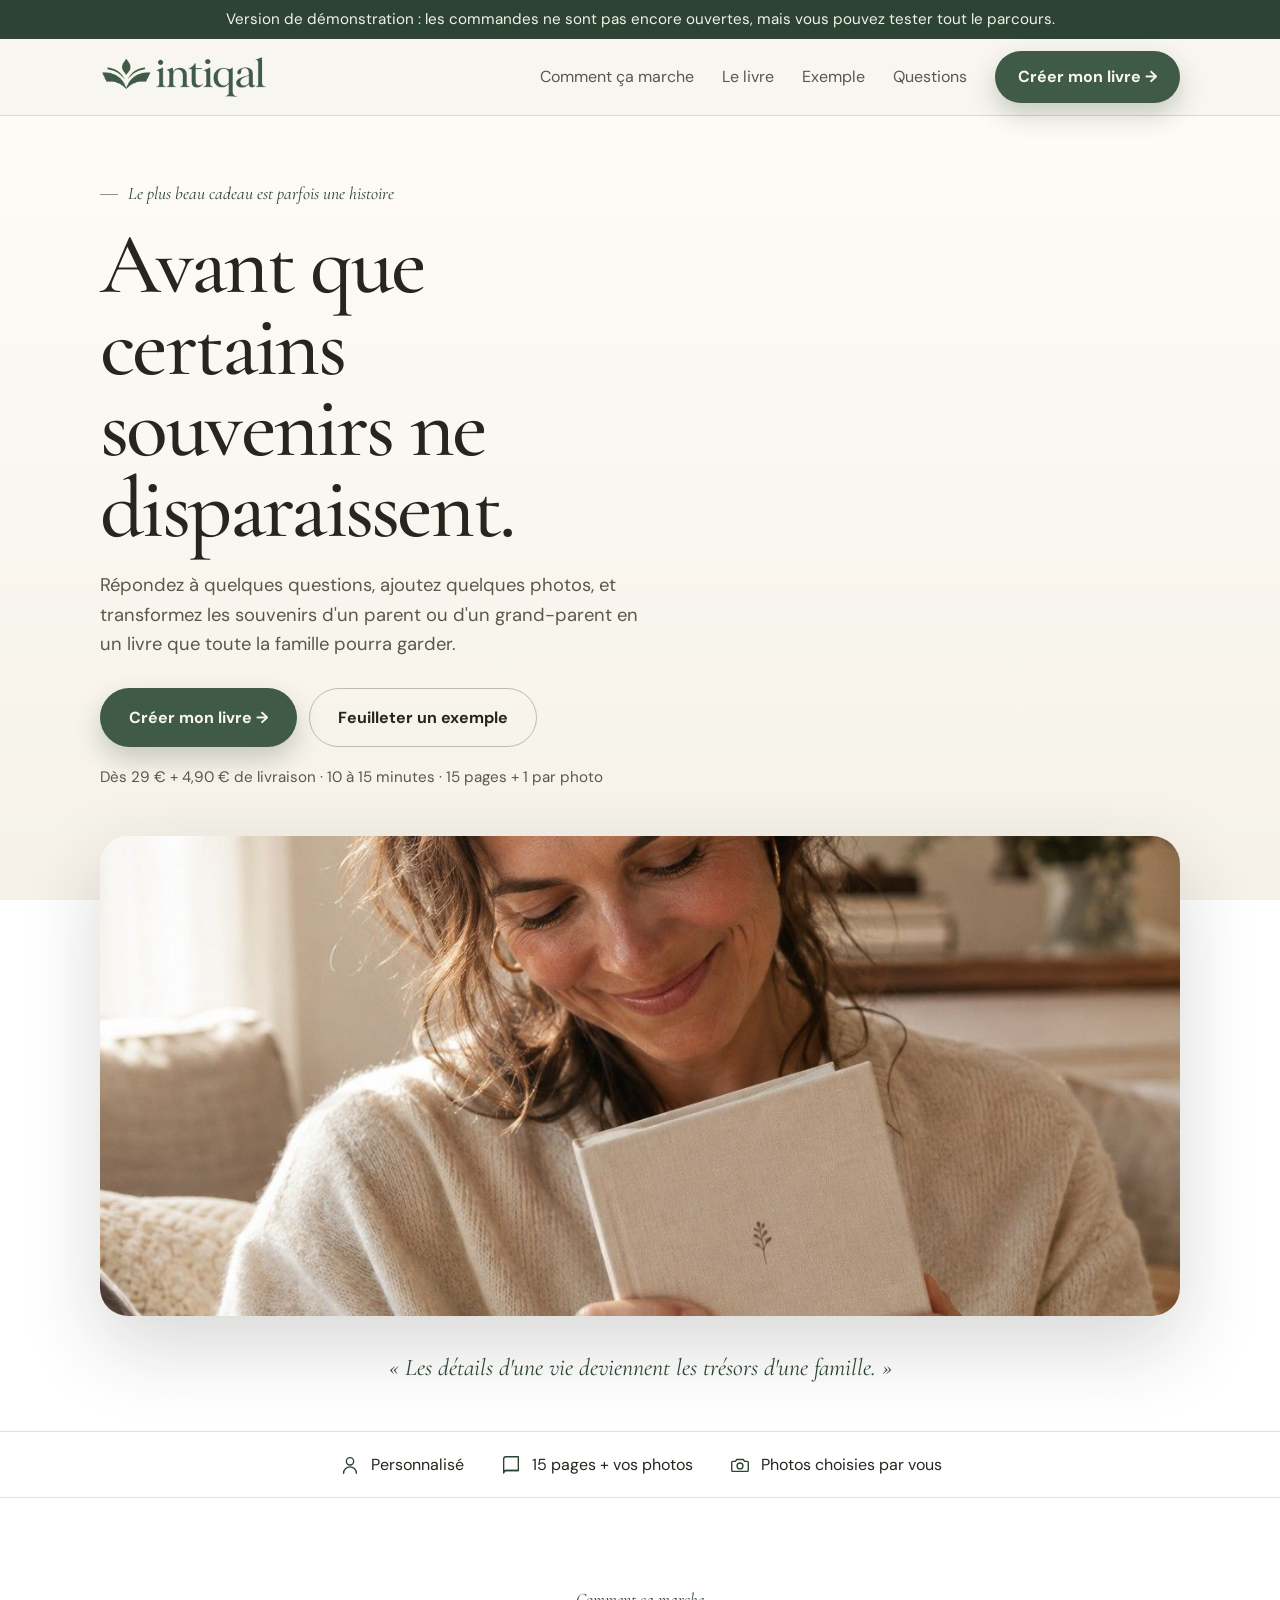
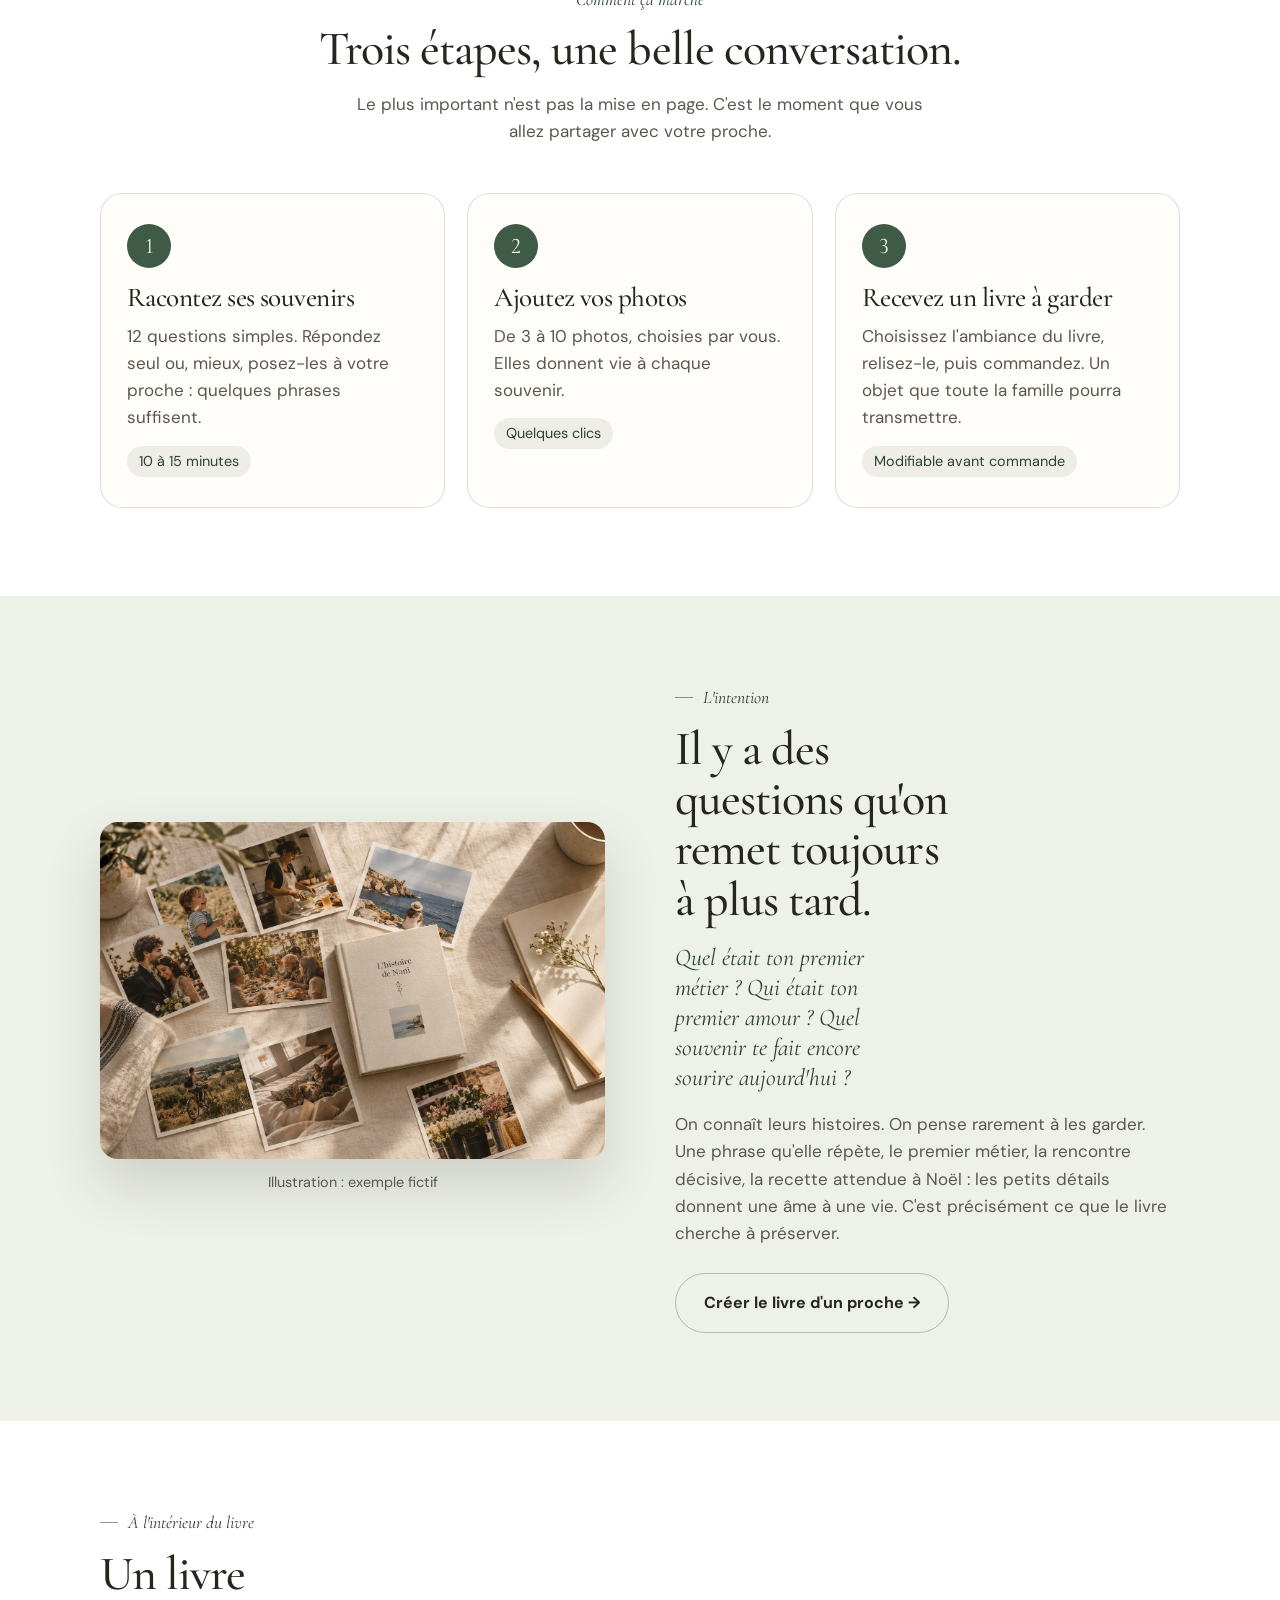
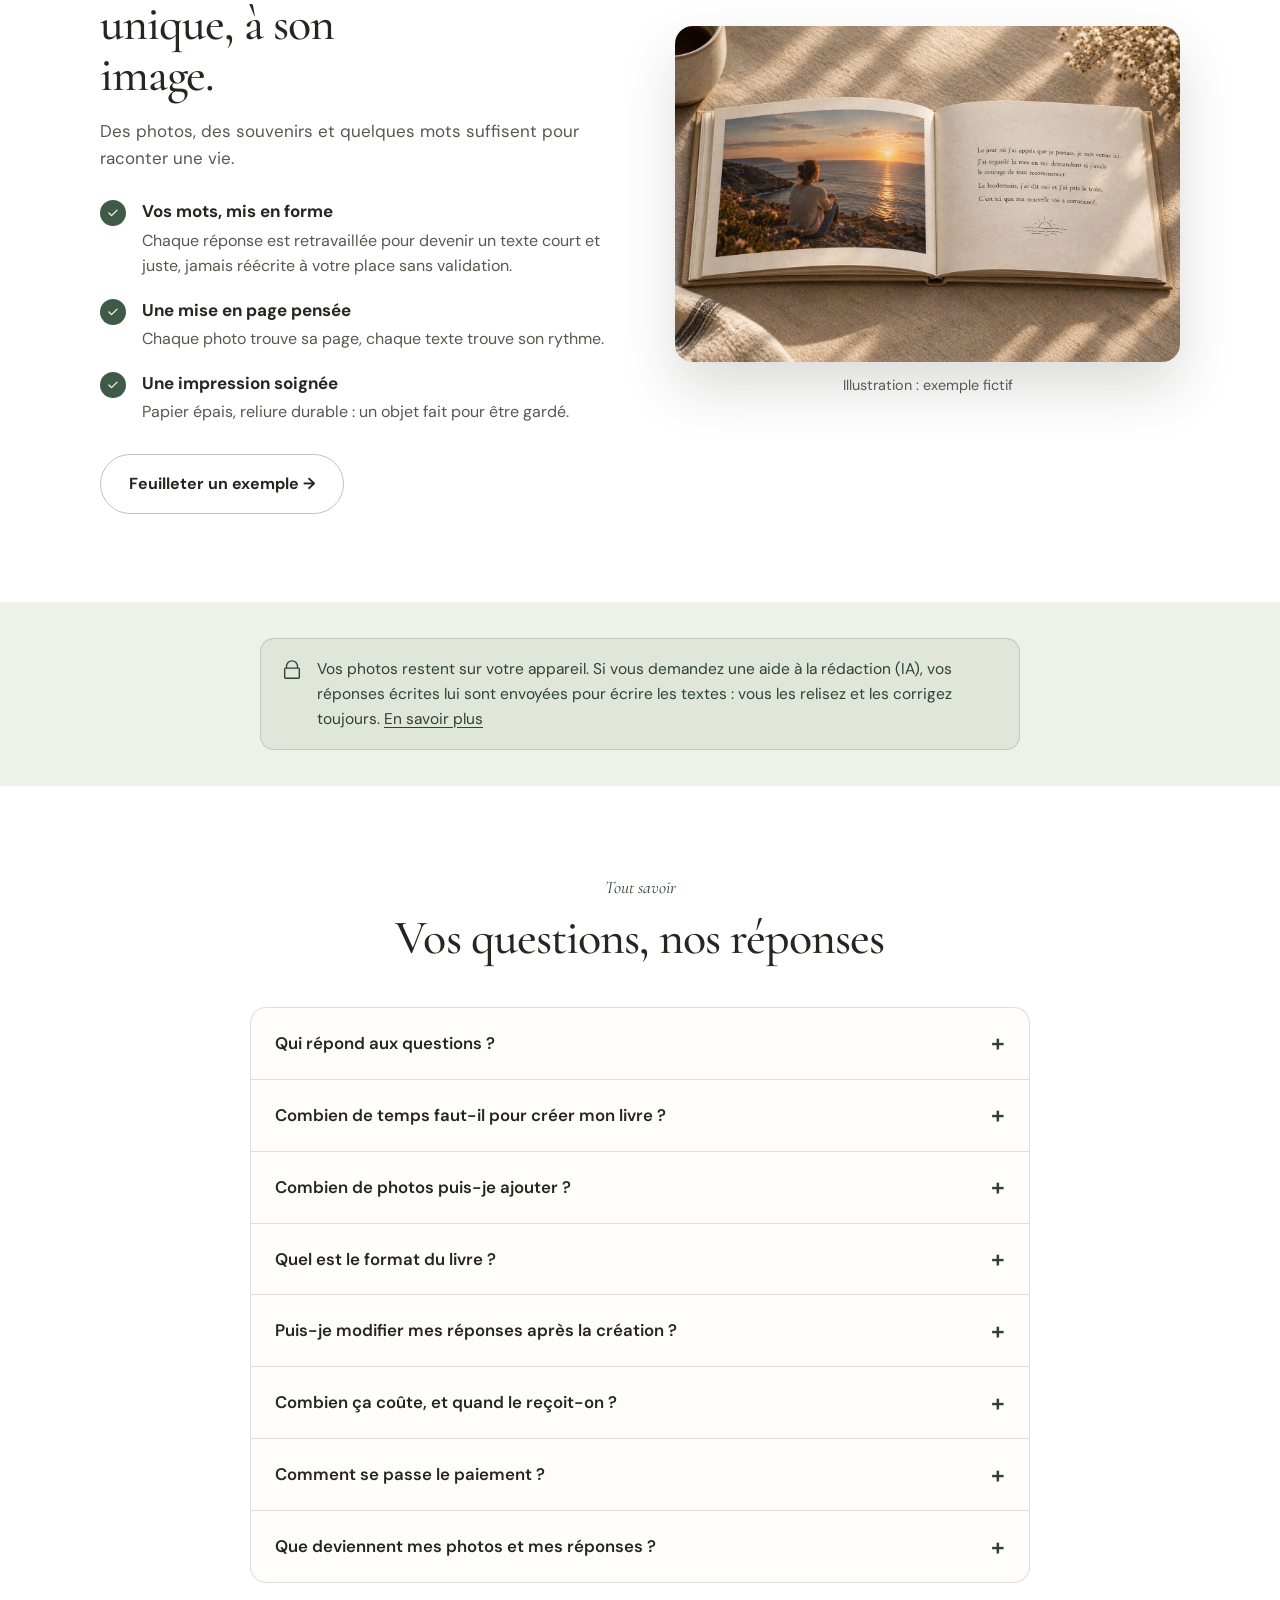
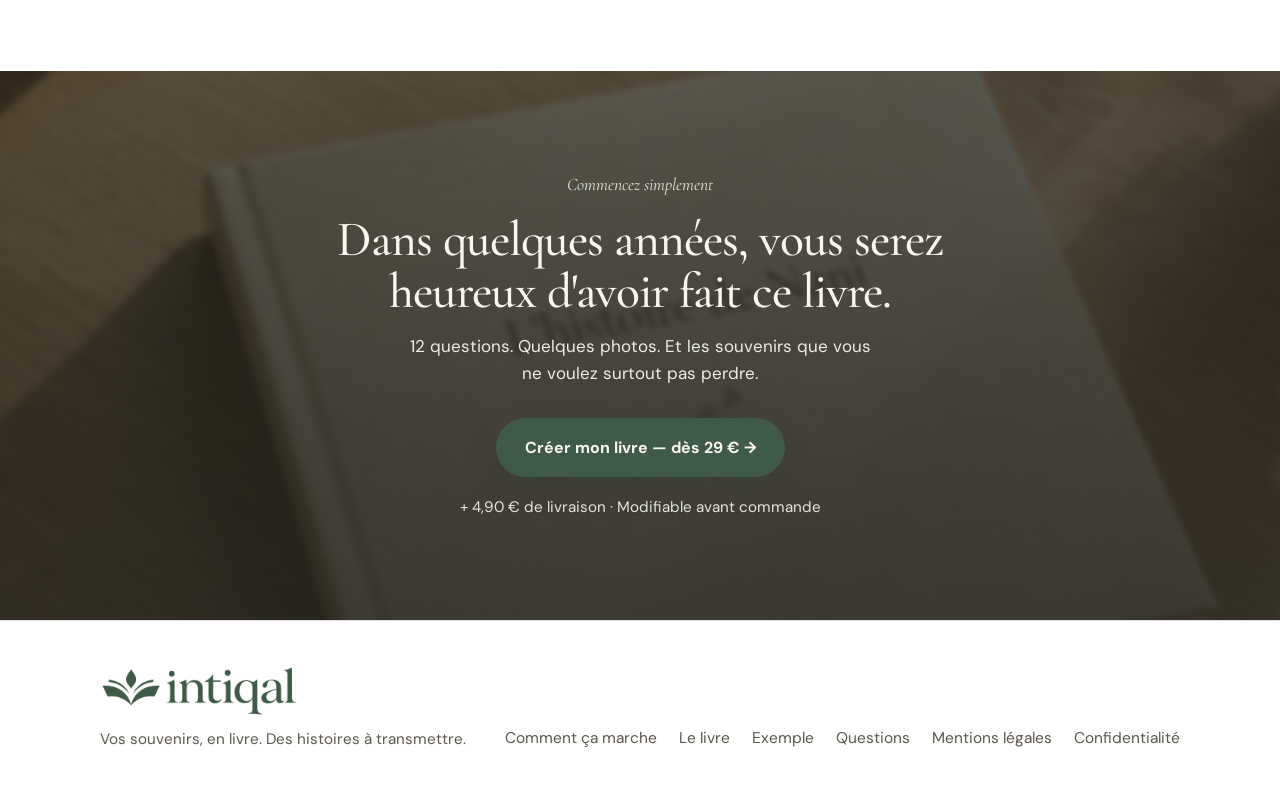
<file: index.html>
<!doctype html>
<html lang="fr">
<head>
<meta charset="utf-8">
<meta name="viewport" content="width=device-width,initial-scale=1">
<title>Intiqal — Offrez un livre de souvenirs</title>
<meta name="description" content="Répondez à quelques questions, ajoutez des photos, et transformez les souvenirs d'un parent ou d'un grand-parent en un livre que toute la famille pourra garder.">
<meta name="theme-color" content="#3F5A46">
<meta property="og:type" content="website">
<meta property="og:title" content="Intiqal — Offrez un livre de souvenirs">
<meta property="og:description" content="Avant que certains souvenirs ne disparaissent : transformez les souvenirs d'un proche en un livre à garder.">
<meta property="og:image" content="https://intiqal.vercel.app/assets/hero.jpg">
<meta property="og:locale" content="fr_FR">
<link rel="icon" type="image/png" sizes="32x32" href="assets/favicon-32.png">
<link rel="apple-touch-icon" href="assets/favicon.png">
<link rel="preconnect" href="https://fonts.googleapis.com"><link rel="preconnect" href="https://fonts.gstatic.com" crossorigin>
<link href="https://fonts.googleapis.com/css2?family=Cormorant+Garamond:ital,wght@0,500;0,600;1,400;1,500&family=DM+Sans:wght@400;500;600;700&display=swap" rel="stylesheet">
<link rel="stylesheet" href="site.css">
<style>
/* Accueil */
.hero{padding:64px 0 0}
.hero-copy{max-width:660px}
.hero-copy .eyebrow{margin-bottom:16px}
.hero h1{font-size:clamp(2.9rem,7vw,5.4rem);line-height:.94;letter-spacing:-.03em;max-width:11ch;margin-bottom:22px}
.hero-copy>p{color:var(--muted);font-size:1.15rem;max-width:560px}
.hero-actions{display:flex;gap:12px;flex-wrap:wrap;margin-top:28px}
.hero-photo{margin-top:46px;border-radius:28px;overflow:hidden;box-shadow:0 30px 80px rgba(38,38,31,.18)}
.hero-photo img{width:100%;height:clamp(280px,46vw,480px);object-fit:cover;object-position:50% 35%;display:block}
.hero-quote{font-family:var(--serif);font-style:italic;font-size:1.5rem;color:var(--green-dark);text-align:center;max-width:540px;margin:36px auto 0;line-height:1.3}

.trust{border-top:1px solid var(--line);border-bottom:1px solid var(--line);margin-top:48px}
.trust-in{display:flex;justify-content:center;align-items:center;gap:14px 36px;flex-wrap:wrap;padding:20px 0;font-size:1rem}
.trust-item{display:flex;align-items:center;gap:10px}
.trust-item svg{color:var(--green-dark)}

.steps{margin-top:48px;display:grid;grid-template-columns:repeat(3,1fr);gap:22px}
.step{background:var(--paper2);border:1px solid var(--line);border-radius:22px;padding:30px 26px}
.step-num{width:44px;height:44px;border-radius:50%;background:var(--green);color:#f8f6ef;display:grid;place-items:center;font-family:var(--serif);font-size:1.4rem;font-variant-numeric:lining-nums;font-feature-settings:"lnum" 1;margin-bottom:16px}
.step h3{font-size:1.7rem;margin-bottom:10px}
.step p{color:var(--muted)}
.step-time{display:inline-block;margin-top:14px;font-size:.9rem;color:var(--green-dark);background:rgba(65,83,62,.09);border-radius:999px;padding:4px 12px}

.split{display:grid;grid-template-columns:1fr 1fr;gap:70px;align-items:center}
.split-copy h2{font-size:clamp(2.1rem,4vw,3rem);max-width:12ch;margin:12px 0 18px}
.split-copy>p{color:var(--muted);max-width:44ch;margin-bottom:26px}
.quote{font-family:var(--serif);font-style:italic;font-size:1.5rem;color:var(--green-dark);max-width:20ch;margin-bottom:18px;line-height:1.25}
.art-frame{margin:0}
.art-frame img{display:block;width:100%;height:auto;aspect-ratio:3/2;object-fit:cover;border-radius:18px;box-shadow:0 26px 55px rgba(38,38,31,.16)}
.art-frame figcaption{font-size:.9rem;color:var(--muted);margin-top:12px;text-align:center}

.benefits{display:grid;gap:18px;margin-bottom:30px}
.benefit{display:grid;grid-template-columns:28px 1fr;gap:14px;align-items:start}
.benefit .check{width:26px;height:26px;border-radius:50%;background:var(--green);color:#f8f6ef;display:grid;place-items:center;margin-top:2px}
.benefit .check svg{width:14px;height:14px;stroke-width:2.2}
.benefit strong{display:block;font-weight:700}
.benefit span{display:block;color:var(--muted);font-size:1rem;margin-top:2px;max-width:42ch}

@media(max-width:860px){
  .steps{grid-template-columns:1fr}
  .split{grid-template-columns:1fr;gap:36px}
  .split .art{order:1}.split .copy{order:2}
  .split-copy h2,.split-copy>p,.quote{max-width:none}
}
@media(max-width:560px){
  .hero{padding-top:34px}
  .hero-actions .btn{width:100%}
  .trust-in{justify-content:flex-start}
}
</style>
</head>
<body>
<a class="skip" href="#contenu">Aller au contenu</a>
<div class="demo-banner">Version de démonstration : les commandes ne sont pas encore ouvertes, mais vous pouvez tester tout le parcours.</div>
<header class="site-header"><div class="wrap nav">
  <a class="brand" href="index.html" aria-label="Intiqal — accueil"><img class="brand-logo" src="assets/logo-mark.png" width="520" height="136" alt="intiqal"></a>
  <nav class="links" aria-label="Navigation principale"><a href="#concept">Comment ça marche</a><a href="#livre">Le livre</a><a href="exemple.html">Exemple</a><a href="#faq">Questions</a><a class="btn primary" href="creer.html">Créer mon livre →</a></nav>
  <button class="nav-mobile" id="menuBtn" aria-label="Ouvrir le menu" aria-expanded="false" aria-controls="mobileMenu"><svg class="icon" viewBox="0 0 24 24"><path d="M3 6h18M3 12h18M3 18h18"/></svg></button>
</div>
<div class="wrap mobile-menu" id="mobileMenu"><a href="#concept">Comment ça marche</a><a href="#livre">Le livre</a><a href="exemple.html">Exemple</a><a href="#faq">Questions</a><a class="btn primary" href="creer.html">Créer mon livre →</a></div>
</header>

<main id="contenu">
<section class="hero"><div class="wrap">
  <div class="hero-copy">
    <div class="eyebrow">Le plus beau cadeau est parfois une histoire</div>
    <h1>Avant que certains souvenirs ne disparaissent.</h1>
    <p>Répondez à quelques questions, ajoutez quelques photos, et transformez les souvenirs d'un parent ou d'un grand-parent en un livre que toute la famille pourra garder.</p>
    <div class="hero-actions">
      <a class="btn primary" href="creer.html">Créer mon livre →</a>
      <a class="btn ghost" href="exemple.html">Feuilleter un exemple</a>
    </div>
    <div class="price-note">Dès 29 € + 4,90 € de livraison · 10 à 15 minutes · 15 pages + 1 par photo</div>
  </div>
  <div class="hero-photo"><img src="assets/hero.jpg" width="1254" height="583" fetchpriority="high" alt="Une femme sourit en serrant contre elle un livre souvenir à couverture de lin"></div>
  <p class="hero-quote">« Les détails d'une vie deviennent les trésors d'une famille. »</p>
</div></section>

<div class="trust"><div class="wrap trust-in">
  <div class="trust-item"><svg class="icon" viewBox="0 0 24 24"><path d="M12 12a4 4 0 1 0 0-8 4 4 0 0 0 0 8Zm-7 9c0-3.9 3.1-7 7-7s7 3.1 7 7"/></svg><span>Personnalisé</span></div>
  <div class="trust-item"><svg class="icon" viewBox="0 0 24 24"><path d="M4 5.5A2.5 2.5 0 0 1 6.5 3H20v15H6.5A2.5 2.5 0 0 0 4 20.5v-15Z"/><path d="M4 20.5A2.5 2.5 0 0 1 6.5 18H20"/></svg><span>15 pages + vos photos</span></div>
  <div class="trust-item"><svg class="icon" viewBox="0 0 24 24"><path d="M4 8h3l1.5-2h7L17 8h3a1 1 0 0 1 1 1v9a1 1 0 0 1-1 1H4a1 1 0 0 1-1-1V9a1 1 0 0 1 1-1Z"/><circle cx="12" cy="13" r="3.2"/></svg><span>Photos choisies par vous</span></div>
</div></div>

<section class="section" id="concept"><div class="wrap">
  <div class="head">
    <div class="eyebrow">Comment ça marche</div>
    <h2>Trois étapes, une belle conversation.</h2>
    <p>Le plus important n'est pas la mise en page. C'est le moment que vous allez partager avec votre proche.</p>
  </div>
  <div class="steps">
    <div class="step"><div class="step-num">1</div><h3>Racontez ses souvenirs</h3><p>12 questions simples. Répondez seul ou, mieux, posez-les à votre proche : quelques phrases suffisent.</p><span class="step-time">10 à 15 minutes</span></div>
    <div class="step"><div class="step-num">2</div><h3>Ajoutez vos photos</h3><p>De 3 à 10 photos, choisies par vous. Elles donnent vie à chaque souvenir.</p><span class="step-time">Quelques clics</span></div>
    <div class="step"><div class="step-num">3</div><h3>Recevez un livre à garder</h3><p>Choisissez l'ambiance du livre, relisez-le, puis commandez. Un objet que toute la famille pourra transmettre.</p><span class="step-time">Modifiable avant commande</span></div>
  </div>
</div></section>

<section class="section tint" id="histoire"><div class="wrap split">
  <div class="art"><figure class="art-frame"><img src="assets/intention-flatlay.jpg" width="1400" height="933" loading="lazy" alt="Le livre souvenir entouré de photos de famille imprimées, sur un plaid en lin"><figcaption>Illustration : exemple fictif</figcaption></figure></div>
  <div class="copy split-copy">
    <div class="eyebrow">L'intention</div>
    <h2>Il y a des questions qu'on remet toujours à plus tard.</h2>
    <div class="quote">Quel était ton premier métier ? Qui était ton premier amour ? Quel souvenir te fait encore sourire aujourd'hui ?</div>
    <p>On connaît leurs histoires. On pense rarement à les garder. Une phrase qu'elle répète, le premier métier, la rencontre décisive, la recette attendue à Noël : les petits détails donnent une âme à une vie. C'est précisément ce que le livre cherche à préserver.</p>
    <a class="btn ghost" href="creer.html">Créer le livre d'un proche →</a>
  </div>
</div></section>

<section class="section" id="livre"><div class="wrap split">
  <div class="copy split-copy">
    <div class="eyebrow">À l'intérieur du livre</div>
    <h2>Un livre unique, à son image.</h2>
    <p>Des photos, des souvenirs et quelques mots suffisent pour raconter une vie.</p>
    <div class="benefits">
      <div class="benefit"><i class="check"><svg class="icon" viewBox="0 0 24 24"><path d="M5 12l4.5 4.5L19 7"/></svg></i><div><strong>Vos mots, mis en forme</strong><span>Chaque réponse est retravaillée pour devenir un texte court et juste, jamais réécrite à votre place sans validation.</span></div></div>
      <div class="benefit"><i class="check"><svg class="icon" viewBox="0 0 24 24"><path d="M5 12l4.5 4.5L19 7"/></svg></i><div><strong>Une mise en page pensée</strong><span>Chaque photo trouve sa page, chaque texte trouve son rythme.</span></div></div>
      <div class="benefit"><i class="check"><svg class="icon" viewBox="0 0 24 24"><path d="M5 12l4.5 4.5L19 7"/></svg></i><div><strong>Une impression soignée</strong><span>Papier épais, reliure durable : un objet fait pour être gardé.</span></div></div>
    </div>
    <a class="btn ghost" href="exemple.html">Feuilleter un exemple →</a>
  </div>
  <div class="art"><figure class="art-frame"><img src="assets/book-spread.jpg" width="1400" height="933" loading="lazy" alt="Double page ouverte : une photo au bord de la mer à gauche, quelques phrases de souvenir à droite"><figcaption>Illustration : exemple fictif</figcaption></figure></div>
</div></section>

<section class="section tint" style="padding:36px 0"><div class="wrap">
  <div class="notice" style="margin-top:0"><svg class="icon" viewBox="0 0 24 24"><path d="M6 10V8a6 6 0 1 1 12 0v2M5 10h14a1 1 0 0 1 1 1v9a1 1 0 0 1-1 1H5a1 1 0 0 1-1-1v-9a1 1 0 0 1 1-1Z"/></svg><span>Vos photos restent sur votre appareil. Si vous demandez une aide à la rédaction (IA), vos réponses écrites lui sont envoyées pour écrire les textes : vous les relisez et les corrigez toujours. <a href="confidentialite.html" style="text-decoration:underline;text-underline-offset:3px">En savoir plus</a></span></div>
</div></section>

<section class="section" id="faq"><div class="wrap">
  <div class="head"><div class="eyebrow">Tout savoir</div><h2>Vos questions, nos réponses</h2></div>
  <div class="faq">
    <details name="faq"><summary>Qui répond aux questions ?</summary><p>Vous pouvez répondre seul, avec vos propres souvenirs, ou poser chaque question à votre proche et noter ses mots. La seconde option donne souvent les plus belles pages.</p></details>
    <details name="faq"><summary>Combien de temps faut-il pour créer mon livre ?</summary><p>Comptez 10 à 15 minutes : 12 questions guidées, où quelques phrases suffisent, puis l'ajout des photos. Vos réponses sont enregistrées au fur et à mesure dans votre navigateur.</p></details>
    <details name="faq"><summary>Combien de photos puis-je ajouter ?</summary><p>Entre 3 et 10 photos.</p></details>
    <details name="faq"><summary>Quel est le format du livre ?</summary><p>Un livre relié de 15 pages, plus une page pour chaque photo, disponible en 4 univers visuels : doux &amp; naturel, élégant &amp; intemporel, tendre &amp; fleuri, photo &amp; souvenirs.</p></details>
    <details name="faq"><summary>Puis-je modifier mes réponses après la création ?</summary><p>Oui, vous pouvez revenir sur vos réponses, vos photos et le style à tout moment avant de commander.</p></details>
    <details name="faq"><summary>Combien ça coûte, et quand le reçoit-on ?</summary><p>Le livre est à partir de 29 €, plus 4,90 € de livraison. Le délai de livraison sera indiqué avant la commande, dès l'ouverture des commandes.</p></details>
    <details name="faq"><summary>Comment se passe le paiement ?</summary><p>Le paiement se fera en ligne, au moment de la commande, une fois votre livre finalisé et relu. Il n'est pas encore activé sur cette version de démonstration : aucune somme n'est demandée.</p></details>
    <details name="faq"><summary>Que deviennent mes photos et mes réponses ?</summary><p>Elles ne servent qu'à créer votre livre. Dans cette version de démonstration, vos photos restent uniquement dans votre navigateur. Vos réponses écrites ne sont envoyées à un service d'intelligence artificielle que si vous demandez l'écriture des textes ; dans la démo, ce service peut les réutiliser, évitez donc les informations confidentielles. Vous pouvez tout effacer à tout moment. Le détail est dans la <a href="confidentialite.html" style="text-decoration:underline;text-underline-offset:3px">politique de confidentialité</a>.</p></details>
  </div>
</div></section>

<section class="cta"><img class="cta-bg" src="assets/book-wide.jpg" width="1600" height="615" loading="lazy" alt=""><div class="wrap">
  <div class="eyebrow">Commencez simplement</div>
  <h2>Dans quelques années, vous serez heureux d'avoir fait ce livre.</h2>
  <p class="cta-lead">12 questions. Quelques photos. Et les souvenirs que vous ne voulez surtout pas perdre.</p>
  <a class="btn primary" href="creer.html">Créer mon livre — dès 29 € →</a>
  <div class="price-note">+ 4,90 € de livraison · Modifiable avant commande</div>
</div></section>
</main>

<footer class="site-footer"><div class="wrap foot">
  <div><a class="brand" href="index.html" aria-label="Intiqal — accueil"><img class="brand-logo" src="assets/logo-mark.png" width="520" height="136" loading="lazy" alt="intiqal"></a><div class="copyright">Vos souvenirs, en livre. Des histoires à transmettre.</div></div>
  <div class="foot-links"><a href="#concept">Comment ça marche</a><a href="#livre">Le livre</a><a href="exemple.html">Exemple</a><a href="#faq">Questions</a><a href="mentions-legales.html">Mentions légales</a><a href="confidentialite.html">Confidentialité</a></div>
</div></footer>

<script>
const menuBtn=document.getElementById("menuBtn"),mobileMenu=document.getElementById("mobileMenu");
menuBtn.addEventListener("click",()=>{const open=mobileMenu.classList.toggle("open");menuBtn.setAttribute("aria-expanded",open)});
mobileMenu.querySelectorAll("a").forEach(a=>a.addEventListener("click",()=>{mobileMenu.classList.remove("open");menuBtn.setAttribute("aria-expanded","false")}));
</script>
</body>
</html>
</file>
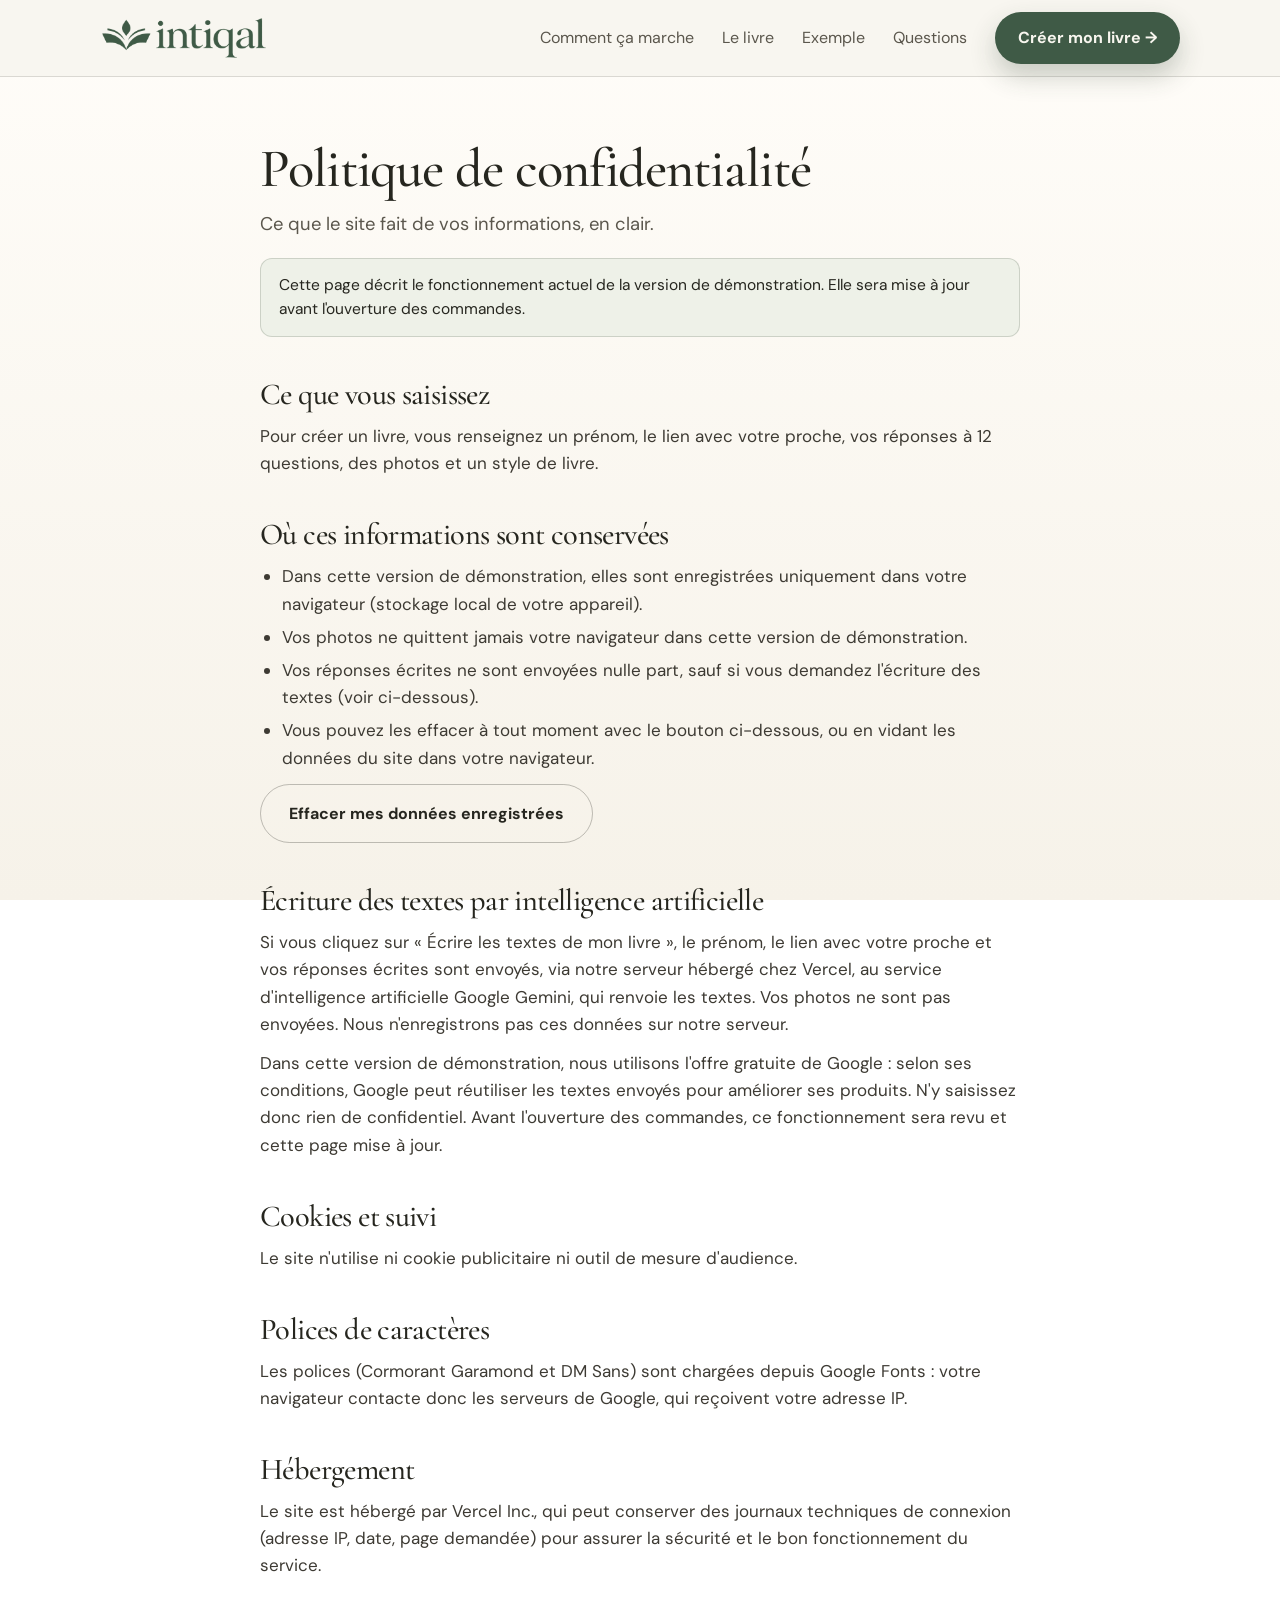
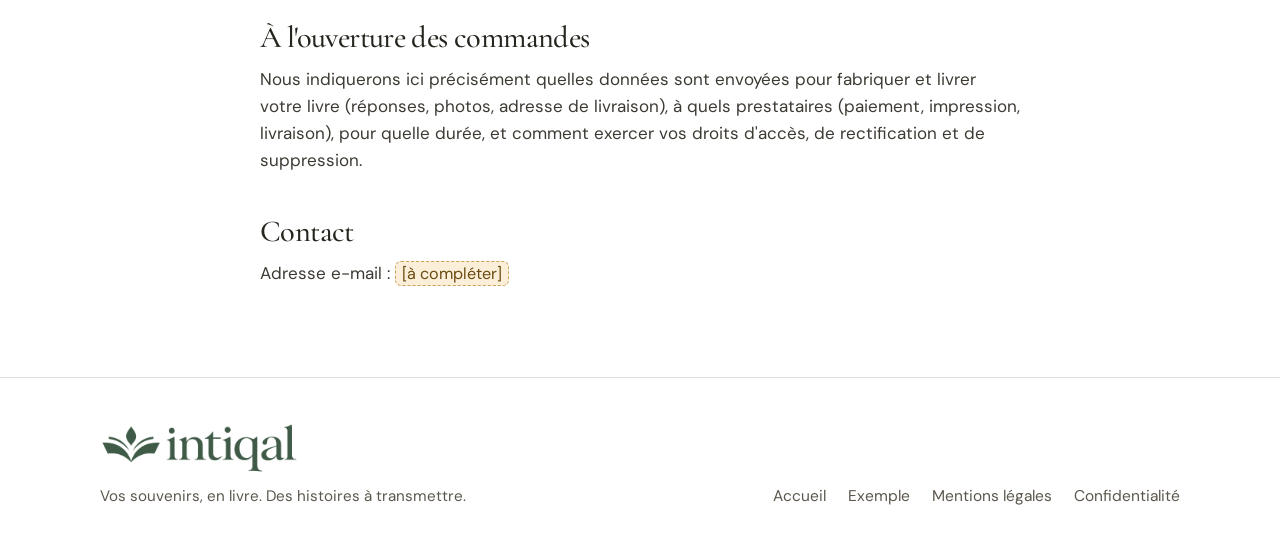
<file: confidentialite.html>
<!doctype html>
<html lang="fr">
<head>
<meta charset="utf-8">
<meta name="viewport" content="width=device-width,initial-scale=1">
<title>Confidentialité — Intiqal</title>
<meta name="robots" content="noindex">
<meta name="theme-color" content="#3F5A46">
<link rel="icon" type="image/png" sizes="32x32" href="assets/favicon-32.png">
<link rel="preconnect" href="https://fonts.googleapis.com"><link rel="preconnect" href="https://fonts.gstatic.com" crossorigin>
<link href="https://fonts.googleapis.com/css2?family=Cormorant+Garamond:ital,wght@0,500;0,600;1,400;1,500&family=DM+Sans:wght@400;500;600;700&display=swap" rel="stylesheet">
<link rel="stylesheet" href="site.css">
</head>
<body>
<a class="skip" href="#contenu">Aller au contenu</a>
<header class="site-header"><div class="wrap nav">
  <a class="brand" href="index.html" aria-label="Intiqal — accueil"><img class="brand-logo" src="assets/logo-mark.png" width="520" height="136" alt="intiqal"></a>
  <nav class="links" aria-label="Navigation principale"><a href="index.html#concept">Comment ça marche</a><a href="index.html#livre">Le livre</a><a href="exemple.html">Exemple</a><a href="index.html#faq">Questions</a><a class="btn primary" href="creer.html">Créer mon livre →</a></nav>
  <button class="nav-mobile" id="menuBtn" aria-label="Ouvrir le menu" aria-expanded="false" aria-controls="mobileMenu"><svg class="icon" viewBox="0 0 24 24"><path d="M3 6h18M3 12h18M3 18h18"/></svg></button>
</div>
<div class="wrap mobile-menu" id="mobileMenu"><a href="index.html#concept">Comment ça marche</a><a href="index.html#livre">Le livre</a><a href="exemple.html">Exemple</a><a href="index.html#faq">Questions</a><a class="btn primary" href="creer.html">Créer mon livre →</a></div>
</header>
<main id="contenu" class="wrap"><article class="prose">
<h1>Politique de confidentialité</h1>
<p class="lead">Ce que le site fait de vos informations, en clair.</p>
<div class="draft">Cette page décrit le fonctionnement actuel de la version de démonstration. Elle sera mise à jour avant l'ouverture des commandes.</div>

<h2>Ce que vous saisissez</h2>
<p>Pour créer un livre, vous renseignez un prénom, le lien avec votre proche, vos réponses à 12 questions, des photos et un style de livre.</p>

<h2>Où ces informations sont conservées</h2>
<ul>
<li>Dans cette version de démonstration, elles sont enregistrées uniquement dans votre navigateur (stockage local de votre appareil).</li>
<li>Vos photos ne quittent jamais votre navigateur dans cette version de démonstration.</li>
<li>Vos réponses écrites ne sont envoyées nulle part, sauf si vous demandez l'écriture des textes (voir ci-dessous).</li>
<li>Vous pouvez les effacer à tout moment avec le bouton ci-dessous, ou en vidant les données du site dans votre navigateur.</li>
</ul>
<p><button class="btn ghost" id="wipe" type="button">Effacer mes données enregistrées</button> <span id="wipeMsg" role="status" style="margin-left:10px;color:var(--green-dark)"></span></p>

<h2>Écriture des textes par intelligence artificielle</h2>
<p>Si vous cliquez sur « Écrire les textes de mon livre », le prénom, le lien avec votre proche et vos réponses écrites sont envoyés, via notre serveur hébergé chez Vercel, au service d'intelligence artificielle Google Gemini, qui renvoie les textes. Vos photos ne sont pas envoyées. Nous n'enregistrons pas ces données sur notre serveur.</p>
<p>Dans cette version de démonstration, nous utilisons l'offre gratuite de Google : selon ses conditions, Google peut réutiliser les textes envoyés pour améliorer ses produits. N'y saisissez donc rien de confidentiel. Avant l'ouverture des commandes, ce fonctionnement sera revu et cette page mise à jour.</p>

<h2>Cookies et suivi</h2>
<p>Le site n'utilise ni cookie publicitaire ni outil de mesure d'audience.</p>

<h2>Polices de caractères</h2>
<p>Les polices (Cormorant Garamond et DM Sans) sont chargées depuis Google Fonts : votre navigateur contacte donc les serveurs de Google, qui reçoivent votre adresse IP.</p>

<h2>Hébergement</h2>
<p>Le site est hébergé par Vercel Inc., qui peut conserver des journaux techniques de connexion (adresse IP, date, page demandée) pour assurer la sécurité et le bon fonctionnement du service.</p>

<h2>À l'ouverture des commandes</h2>
<p>Nous indiquerons ici précisément quelles données sont envoyées pour fabriquer et livrer votre livre (réponses, photos, adresse de livraison), à quels prestataires (paiement, impression, livraison), pour quelle durée, et comment exercer vos droits d'accès, de rectification et de suppression.</p>

<h2>Contact</h2>
<p>Adresse e-mail : <span class="todo">[à compléter]</span></p>
</article></main>
<footer class="site-footer"><div class="wrap foot">
  <div><a class="brand" href="index.html" aria-label="Intiqal — accueil"><img class="brand-logo" src="assets/logo-mark.png" width="520" height="136" loading="lazy" alt="intiqal"></a><div class="copyright">Vos souvenirs, en livre. Des histoires à transmettre.</div></div>
  <div class="foot-links"><a href="index.html">Accueil</a><a href="exemple.html">Exemple</a><a href="mentions-legales.html">Mentions légales</a><a href="confidentialite.html">Confidentialité</a></div>
</div></footer>
<script>
const menuBtn=document.getElementById("menuBtn"),mobileMenu=document.getElementById("mobileMenu");
menuBtn.addEventListener("click",()=>{const open=mobileMenu.classList.toggle("open");menuBtn.setAttribute("aria-expanded",open)});
document.getElementById("wipe").addEventListener("click",()=>{try{["intiqal_name","intiqal_rel","intiqal_gender","intiqal_answers","intiqal_style","intiqal_photos","intiqal_texts"].forEach(k=>localStorage.removeItem(k))}catch(e){}document.getElementById("wipeMsg").textContent="Données effacées."});
</script>
</body>
</html>
</file>
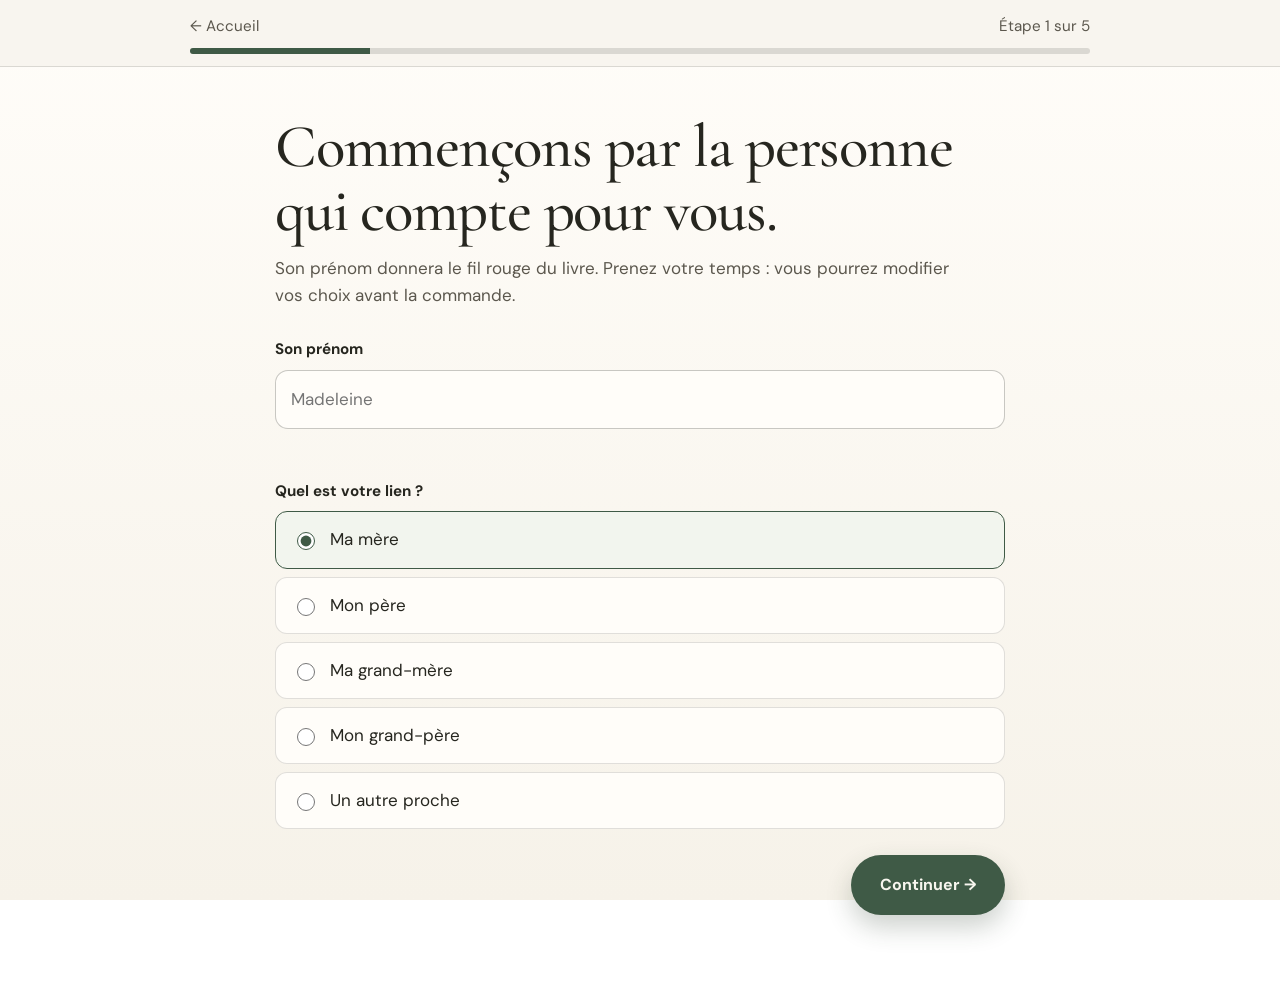
<file: creer.html>
<!doctype html>
<html lang="fr">
<head>
<meta charset="utf-8">
<meta name="viewport" content="width=device-width,initial-scale=1">
<title>Créer votre livre — Intiqal</title>
<meta name="robots" content="noindex">
<meta name="theme-color" content="#3F5A46">
<link rel="icon" type="image/png" sizes="32x32" href="assets/favicon-32.png">
<link rel="apple-touch-icon" href="assets/favicon.png">
<link rel="preconnect" href="https://fonts.googleapis.com"><link rel="preconnect" href="https://fonts.gstatic.com" crossorigin>
<link href="https://fonts.googleapis.com/css2?family=Cormorant+Garamond:ital,wght@0,500;0,600;1,400;1,500&family=DM+Sans:wght@400;500;600;700&display=swap" rel="stylesheet">
<link rel="stylesheet" href="site.css">
<style>
.flow-head{position:sticky;top:0;z-index:30;background:rgba(248,245,239,.94);-webkit-backdrop-filter:blur(18px);backdrop-filter:blur(18px);border-bottom:1px solid var(--line)}
.flow-in{width:min(900px,calc(100% - 32px));margin:auto;padding:14px 0 12px}
.top{display:flex;justify-content:space-between;align-items:center;margin-bottom:10px;font-size:.95rem;color:var(--muted)}
.top a:hover{color:var(--ink);text-decoration:underline}
.track{height:6px;background:var(--line);border-radius:8px;overflow:hidden}
.fill{height:100%;background:var(--green);width:20%;transition:width .3s}
.flow-wrap{width:min(730px,calc(100% - 32px));margin:auto;padding:48px 0 90px}
.panel{display:none}
.panel.active{display:block;animation:in .25s ease}
@keyframes in{from{opacity:0;transform:translateY(8px)}to{opacity:1;transform:none}}
.panel h2{font-size:clamp(2.4rem,5.4vw,3.8rem);margin:0 0 12px;outline:none}
.intro{color:var(--muted);max-width:58ch;margin-bottom:28px}
.field{margin-bottom:24px}
.label{display:block;font-size:.95rem;color:var(--ink);font-weight:700;margin-bottom:8px}
input[type=text],textarea{width:100%;border:1px solid rgba(38,38,31,.25);background:var(--paper2);border-radius:13px;padding:15px;color:var(--ink);outline:none}
input[type=text]:focus,textarea:focus{border-color:var(--green);box-shadow:0 0 0 4px rgba(63,90,70,.14)}
.err{color:#a1361f;font-size:.95rem;margin-top:8px;min-height:1.2em}
.choices{display:grid;gap:8px}
.choice{display:flex;gap:12px;align-items:center;border:1px solid var(--line);background:var(--paper2);padding:14px 16px;border-radius:12px;cursor:pointer}
.choice:has(input:checked){border-color:var(--green);background:#f2f5ee}
.choice input{accent-color:var(--green);width:18px;height:18px}
.choices.inline{grid-template-columns:1fr 1fr}
#genderField{display:none;margin-top:14px}
#genderField.show{display:block}
.actions{display:flex;justify-content:space-between;gap:10px;margin-top:26px;flex-wrap:wrap}
.actions .right{display:flex;gap:10px;flex-wrap:wrap;margin-left:auto}

.meta{display:flex;justify-content:space-between;align-items:center;margin-bottom:12px}
.dots{display:flex;gap:5px;flex-wrap:wrap;max-width:220px}
.dot{width:8px;height:8px;border-radius:50%;background:rgba(38,38,31,.16)}
.dot.done{background:#879782}
.dot.current{background:var(--green);transform:scale(1.3)}
.small{font-size:.95rem;color:var(--muted)}
.texts{margin-top:18px;background:var(--paper2);border:1px solid var(--line);border-radius:16px;padding:22px}
.texts h3{font-size:1.5rem;margin-bottom:6px}
.texts .ai-note{margin:14px 0;background:#fbefd9;border:1px solid #e3c88f;color:#5e430d;border-radius:12px;padding:12px 14px;font-size:.93rem}
.tpage{margin-top:16px}
.tpage label{display:block;font-size:.9rem;font-weight:700;color:var(--ink);margin-bottom:6px}
.tpage input[type=text]{width:100%;border:1px solid rgba(38,38,31,.25);background:#fff;border-radius:11px;padding:11px 13px;color:var(--ink);outline:none;margin-bottom:8px;font-weight:600}
.tpage textarea{min-height:120px;resize:vertical;overflow:hidden}
.texts .btn{margin-top:18px}
.styletxt{border:0;margin:16px 0 0;padding:0}.styletxt legend{font-size:.9rem;font-weight:700;margin-bottom:6px}.styletxt label{display:flex;gap:10px;align-items:flex-start;margin-top:8px;font-size:.95rem}.styletxt input{margin-top:4px}
.texts .stale{color:#8a4a12;font-size:.93rem;margin-top:12px}

.bookcta{margin:14px 0 0;text-align:center}
body.book-open{overflow:hidden}
.book-overlay{position:fixed;inset:0;z-index:100;background:#1b1915;display:flex;flex-direction:column;align-items:center;justify-content:center;gap:14px;padding:14px}
.book-overlay[hidden]{display:none}
.book-top,.book-nav{width:min(92vw,420px);display:flex;justify-content:space-between;align-items:center;color:#f3eee3;font-size:.95rem}
.book-top button,.book-nav button{background:none;border:1px solid rgba(255,255,255,.35);color:#f3eee3;border-radius:999px;padding:10px 18px;font:inherit;cursor:pointer}
.book-nav button:disabled{opacity:.35;cursor:default}
.book-note{margin:0;font-size:.8rem;color:#b9b2a2;text-align:center;max-width:92vw}
.book-stage{border-radius:4px 10px 10px 4px;box-shadow:0 16px 36px rgba(0,0,0,.5);position:relative;height:min(calc(100dvh - 190px),calc(92vw * 1.3333),560px);aspect-ratio:3/4;perspective:1600px;touch-action:pan-y}
.pg{position:absolute;inset:0;border-radius:4px 10px 10px 4px;transform-origin:left center;transition:transform .75s cubic-bezier(.45,.05,.25,1);backface-visibility:hidden;-webkit-backface-visibility:hidden;display:flex;flex-direction:column;padding:28px 26px 38px;color:#26261f;overflow:hidden}
.pg:not(.cover-p){background:#fbf8f1}
.pg.flipped{transform:rotateY(-178deg)}
.pg .num{position:absolute;bottom:12px;left:0;right:0;text-align:center;font-size:.8rem;color:#8d8573}
.pg .ptitle{font-family:var(--serif);font-size:1.7rem;line-height:1.1;margin:0 0 14px;font-weight:500}
.pg .pbody{font-family:var(--serif);font-size:1.2rem;line-height:1.55;overflow:auto;white-space:pre-line;font-weight:500}
.pg.cover-p{align-items:center;justify-content:center;text-align:center;font-family:var(--serif);font-size:2.4rem;line-height:1}
.pg.cover-p .leaf{font-size:1.3rem;margin-top:16px;opacity:.85}
.pg.memoire.short{justify-content:center}
.pg.memoire.short .ptitle{text-align:center;font-size:1.9rem;margin-bottom:0}
.pg.memoire.short .ptitle::after{content:"";display:block;width:38px;height:1px;background:#b9ae95;margin:16px auto 18px}
.pg.memoire.short .pbody{text-align:center;font-size:1.45rem;overflow:visible}
.pg.dedic{justify-content:center;text-align:center}
.pg.dedic .pbody{font-style:italic;font-size:1.4rem}
.pg.photo-p{padding:22px 22px 38px;justify-content:center}
.pg.photo-p img{width:100%;height:100%;object-fit:contain;border-radius:4px;background:#efe9dc}
.pg.endp{justify-content:center;text-align:center}
.pg.endp .pbody{font-style:italic;font-size:1.3rem}
@media (prefers-reduced-motion:reduce){.pg{transition:none}}
.qpage{margin-top:6px}
.qticks{display:flex;gap:4px;margin-bottom:10px}
.qticks i{flex:1;height:3px;border-radius:2px;background:#e3dccd}
.qticks i.done{background:#a9b8a3}
.qticks i.current{background:var(--green)}
.qcount{font-size:.78rem;letter-spacing:.07em;text-transform:uppercase;color:var(--muted);margin:0 0 18px}
.qpage h3{font-size:clamp(2rem,6vw,2.6rem);line-height:1.12;margin:0 0 10px}
.qsub{color:var(--muted);line-height:1.5;margin:0 0 20px}
.qpage textarea{border:0;border-bottom:1px solid #cfc7b4;border-radius:0;background:transparent;padding:6px 0 12px;min-height:150px;resize:none;font-family:"Cormorant Garamond",Georgia,serif;font-size:1.45rem;font-weight:500;line-height:1.45;color:var(--ink)}
.qpage textarea::placeholder{font-style:italic;color:#9a927f}
.qpage textarea:focus{border-color:#cfc7b4;border-bottom-color:var(--green);box-shadow:none}
.qmeter{margin:12px 0 0}
.qmeter .bar{height:3px;background:#e3dccd;border-radius:2px}
.qmeter .bar i{display:block;height:3px;width:0;background:var(--green);border-radius:2px;transition:width .2s}
.qmetertext{font-size:.88rem;color:var(--muted);margin:6px 0 0;min-height:1.3em}
.qmic{display:flex;gap:8px;align-items:flex-start;font-size:.88rem;color:var(--muted);margin:10px 0 14px}
.qmic svg{flex:none;margin-top:3px}
.idea{background:none;border:0;padding:6px 0;color:var(--green);font:inherit;font-size:.95rem;cursor:pointer;display:inline-flex;align-items:center;gap:4px}
.idea svg{transition:transform .2s}
.idea[aria-expanded="true"] svg{transform:rotate(180deg)}
.qnav{margin-top:26px}
.qnav #next{width:100%;justify-content:center}
.qlinks{display:flex;justify-content:space-between;margin-top:12px}
.linkbtn{background:none;border:0;padding:10px 2px;color:var(--muted);font:inherit;font-size:.95rem;cursor:pointer}
.linkbtn.under{text-decoration:underline;text-underline-offset:3px}
.linkbtn:hover{color:var(--ink)}
.qcard h3{font-size:1.9rem;margin-bottom:14px}
.qcard textarea{min-height:170px;resize:vertical}
.counter{text-align:right;font-size:.88rem;color:var(--muted);margin-top:6px}
.nudge{color:#8a4a12;font-size:.93rem;margin-top:8px}.nudge:empty{display:none}
.example{font-size:.97rem;color:#5d5546;font-style:italic;margin:6px 0 4px;border-left:3px solid #c9b896;padding-left:12px;line-height:1.5}
.example[hidden]{display:none}
.tip{font-size:.9rem;color:var(--muted);margin-top:10px}
.hint{background:#e8ddca;padding:13px 15px;border-radius:10px;color:#4f4739;font-size:.97rem;margin-top:14px}
.saved{font-size:.9rem;color:var(--muted);margin-top:14px}

.photos{display:grid;grid-template-columns:repeat(4,1fr);gap:10px}
.thumb,.add{aspect-ratio:1;border-radius:12px;overflow:hidden}
.thumb{position:relative;background:#e6dccb}
.thumb img{width:100%;height:100%;object-fit:cover;display:block}
.remove{position:absolute;right:6px;top:6px;border:0;width:30px;height:30px;border-radius:50%;background:rgba(40,37,31,.78);color:#fff;font-size:1.1rem;line-height:1}
.add{border:2px dashed #a79d8e;background:transparent;color:var(--green-dark);font-size:.95rem;padding:8px;font-weight:600}
.add:hover{background:rgba(63,90,70,.06)}
.warn{color:#8a4a12;font-size:.95rem;margin-top:12px;min-height:1.2em}

.styles{display:grid;grid-template-columns:1fr 1fr;gap:14px}
.style{position:relative;border:2px solid var(--line);background:var(--paper2);border-radius:14px;padding:10px;cursor:pointer;display:block}
.style:has(input:checked){border-color:var(--green)}
.style:has(input:focus-visible){outline:3px solid var(--green);outline-offset:3px}
.swatch{height:126px;border-radius:8px;display:grid;place-items:center;text-align:center;font-family:var(--serif);font-size:1.3rem;line-height:1.05;padding:10px}
.style p{font-weight:700;margin:10px 2px 0}
.style .sub{font-weight:400;font-size:.9rem;color:var(--muted);margin:2px 2px 4px}
.tick{display:none;position:absolute;right:12px;top:12px;width:26px;height:26px;border-radius:50%;background:var(--green);color:#fff;place-items:center;font-size:.85rem}
.style:has(input:checked) .tick{display:grid}
.s1{background:linear-gradient(145deg,#9aa993,#63735d);color:#fff}
.s2{background:linear-gradient(145deg,#f0e2cd,#c7ad83);color:#4b443c}
.s3{background:linear-gradient(145deg,#efc8bf,#d68f7f);color:#fff}
.s4{background:linear-gradient(145deg,#d8e1e8,#9db5c8);color:#3e4a53}

.preview{display:grid;grid-template-columns:190px 1fr;gap:24px;padding:22px;background:var(--paper2);border:1px solid var(--line);border-radius:16px;align-items:center}
.cover{height:250px;border-radius:4px 12px 12px 4px;display:grid;place-items:center;text-align:center;padding:18px;font-family:var(--serif);font-size:1.7rem;line-height:.95;box-shadow:0 15px 28px rgba(40,37,31,.2)}
.cover .leaf{font-size:1.2rem;margin-top:14px;opacity:.85}
.preview h3{font-size:2.1rem;margin:0 0 8px}
.summary{background:var(--paper2);border:1px solid var(--line);border-radius:16px;padding:18px 20px;margin-top:14px}
.row{display:flex;justify-content:space-between;align-items:center;gap:15px;padding:9px 0}
.row.total{border-top:1px solid var(--line);margin-top:6px;padding-top:14px;font-weight:700;font-size:1.15rem}
.qty{display:flex;align-items:center;gap:12px}
.qty button{width:34px;height:34px;border:1px solid rgba(38,38,31,.28);border-radius:50%;background:transparent;font-size:1.1rem}
.assure{display:grid;grid-template-columns:repeat(3,1fr);gap:8px;margin-top:12px}
.assure div{background:#edf0e9;color:var(--green-dark);border-radius:10px;padding:11px;text-align:center;font-size:.92rem}
.demo-note{margin-top:16px;background:#fbefd9;border:1px solid #e3c88f;color:#5e430d;border-radius:12px;padding:14px 16px;font-size:.97rem}
.empty-warn{margin-top:12px;color:#8a4a12;font-size:.97rem}
.empty-warn button{background:none;border:0;padding:0;color:inherit;text-decoration:underline;font-weight:700}
.success{text-align:center;padding-top:26px}
.success .check{width:76px;height:76px;border-radius:50%;background:var(--green);color:white;display:grid;place-items:center;margin:0 auto 18px;font-size:1.8rem}
.success p{color:var(--muted);max-width:52ch;margin:10px auto 22px}
.success .actions{justify-content:center}
.linklike{background:none;border:0;color:var(--muted);text-decoration:underline;font-size:.97rem;margin-top:20px}

@media(max-width:560px){
  .flow-wrap{padding-top:36px}
  .photos{grid-template-columns:repeat(3,1fr)}
  .preview{grid-template-columns:1fr;justify-items:center;text-align:center}
  .cover{height:220px;width:170px}
  .swatch{height:96px;font-size:1.1rem}
  .assure{grid-template-columns:1fr}
  .choices.inline{grid-template-columns:1fr}
  .actions{position:static;display:flex;flex-direction:column-reverse;align-items:stretch;gap:6px;margin-top:26px;background:none;border:0;padding:0;-webkit-backdrop-filter:none;backdrop-filter:none}
  .actions span:empty{display:none}
  .actions .btn.primary{width:100%;justify-content:center}
  .actions .btn.ghost{align-self:center;background:none;border:0;box-shadow:none;color:var(--muted);padding:10px 4px;font-size:.95rem;font-weight:500}
  .success .actions{flex-direction:column}
}
</style>
</head>
<body>
<header class="flow-head"><div class="flow-in">
  <div class="top"><a href="index.html">← Accueil</a><span id="count" aria-live="polite">Étape 1 sur 5</span></div>
  <div class="track" role="progressbar" aria-label="Progression" aria-valuemin="1" aria-valuemax="5" aria-valuenow="1" id="track"><div class="fill" id="fill"></div></div>
</div></header>

<main class="flow-wrap">

<section class="panel active" data-step="1" aria-labelledby="h1s"><h2 id="h1s" tabindex="-1">Commençons par la personne qui compte pour vous.</h2>
  <p class="intro">Son prénom donnera le fil rouge du livre. Prenez votre temps : vous pourrez modifier vos choix avant la commande.</p>
  <div class="field"><label class="label" for="name">Son prénom</label><input type="text" id="name" placeholder="Madeleine" autocomplete="off" maxlength="40"><div class="err" id="nameErr" role="alert"></div></div>
  <div class="field"><span class="label" id="relLabel">Quel est votre lien ?</span>
    <div class="choices" role="radiogroup" aria-labelledby="relLabel">
      <label class="choice"><input type="radio" name="rel" value="mere" checked> Ma mère</label>
      <label class="choice"><input type="radio" name="rel" value="pere"> Mon père</label>
      <label class="choice"><input type="radio" name="rel" value="grandmere"> Ma grand-mère</label>
      <label class="choice"><input type="radio" name="rel" value="grandpere"> Mon grand-père</label>
      <label class="choice"><input type="radio" name="rel" value="autre"> Un autre proche</label>
    </div>
    <div id="genderField"><span class="label" id="genderLabel">Dans le livre, on parlera de cette personne au :</span>
      <div class="choices inline" role="radiogroup" aria-labelledby="genderLabel">
        <label class="choice"><input type="radio" name="gender" value="f" checked> Féminin (elle)</label>
        <label class="choice"><input type="radio" name="gender" value="m"> Masculin (il)</label>
      </div>
    </div>
  </div>
  <div class="actions"><span></span><button class="btn primary" id="start" type="button">Continuer →</button></div>
</section>

<section class="panel" data-step="2" aria-labelledby="h2s"><h2 id="h2s" tabindex="-1">Faisons remonter les bons souvenirs.</h2>
  <p class="intro" id="intro2"></p>
  <div class="qpage">
    <div class="qticks" id="dots" aria-hidden="true"></div>
    <p class="qcount" id="qcount" aria-live="polite">Souvenir 1 sur 12</p>
    <h3 id="qtitle"></h3>
    <p class="qsub" id="hint"></p>
    <label class="sr-only" for="answer">Votre réponse</label>
    <textarea id="answer" maxlength="600" placeholder="Racontez ce qui s'est passé…"></textarea>
    <div class="qmeter"><div class="bar"><i id="meterfill"></i></div><p class="qmetertext" id="nudge" aria-live="polite"></p></div>
    <p class="qmic"><svg width="16" height="16" viewBox="0 0 24 24" fill="none" stroke="currentColor" stroke-width="1.8" stroke-linecap="round" stroke-linejoin="round" aria-hidden="true"><path d="M12 1a3 3 0 0 0-3 3v8a3 3 0 0 0 6 0V4a3 3 0 0 0-3-3z"/><path d="M19 10v2a7 7 0 0 1-14 0v-2"/><path d="M12 19v4M8 23h8"/></svg><span>Astuce : le micro de votre clavier permet de raconter à voix haute, c'est plus naturel.</span></p>
    <button class="idea" id="ideaBtn" type="button" aria-expanded="false" aria-controls="example">Besoin d'une idée ? <svg width="15" height="15" viewBox="0 0 24 24" fill="none" stroke="currentColor" stroke-width="2" stroke-linecap="round" stroke-linejoin="round" aria-hidden="true"><polyline points="6 9 12 15 18 9"/></svg></button>
    <div class="example" id="example" hidden></div>
  </div>
  <div class="qnav">
    <button class="btn primary" id="next" type="button">Suivant →</button>
    <div class="qlinks"><button class="linkbtn" id="prev" type="button">← Précédent</button><button class="linkbtn under" id="skip" type="button">Passer</button></div>
    <p class="saved">Vos réponses sont enregistrées automatiquement sur cet appareil.</p>
  </div>
</section>

<section class="panel" data-step="3" aria-labelledby="h3s"><h2 id="h3s" tabindex="-1">Choisissez les images qui feront partie de l'histoire.</h2>
  <p class="intro">Ajoutez 3 à 10 photos. Dans cette démonstration, elles sont réduites puis gardées uniquement dans votre navigateur.</p>
  <p class="small" id="photoNote" style="margin-bottom:14px" aria-live="polite">0 photo · 3 minimum</p>
  <div class="photos" id="photos"></div>
  <input id="files" type="file" accept="image/*" multiple hidden>
  <div class="warn" id="photoWarn" role="status"></div>
  <div class="actions"><button class="btn ghost" id="back3" type="button">← Retour</button><button class="btn primary" id="photoNext" type="button" disabled>Continuer →</button></div>
</section>

<section class="panel" data-step="4" aria-labelledby="h4s"><h2 id="h4s" tabindex="-1">Choisissez l'atmosphère du livre.</h2>
  <p class="intro">Le contenu reste le vôtre. L'univers donne simplement une personnalité visuelle à l'ensemble.</p>
  <div class="styles" role="radiogroup" aria-label="Univers du livre">
    <label class="style"><input class="sr-only" type="radio" name="style" value="s1" checked><div class="swatch s1"><span class="sw"></span></div><p>Doux &amp; naturel</p><div class="sub">Tons sauge, ambiance apaisée</div><span class="tick" aria-hidden="true">✓</span></label>
    <label class="style"><input class="sr-only" type="radio" name="style" value="s2"><div class="swatch s2"><span class="sw"></span></div><p>Élégant &amp; intemporel</p><div class="sub">Tons sable, sobriété classique</div><span class="tick" aria-hidden="true">✓</span></label>
    <label class="style"><input class="sr-only" type="radio" name="style" value="s3"><div class="swatch s3"><span class="sw"></span></div><p>Tendre &amp; fleuri</p><div class="sub">Tons rosés, douceur</div><span class="tick" aria-hidden="true">✓</span></label>
    <label class="style"><input class="sr-only" type="radio" name="style" value="s4"><div class="swatch s4"><span class="sw"></span></div><p>Photo &amp; souvenirs</p><div class="sub">Tons bleu clair, la photo au premier plan</div><span class="tick" aria-hidden="true">✓</span></label>
  </div>
  <div class="actions"><button class="btn ghost" id="back4" type="button">← Retour</button><button class="btn primary" id="to5" type="button">Voir mon livre →</button></div>
</section>

<section class="panel" data-step="5" aria-labelledby="h5s"><h2 id="h5s" tabindex="-1">Votre histoire prend forme.</h2>
  <p class="intro">Voici une première vue de votre création. Vous pourrez encore modifier vos choix.</p>
  <div class="preview"><div class="cover s1" id="cover"></div><div><h3 id="previewTitle"></h3><p class="small" id="metaPreview"></p><p class="small" style="margin-top:14px">15 pages + 1 page par photo · création personnalisée · choix modifiables avant commande.</p><div class="empty-warn" id="emptyWarn" hidden>Vous n'avez répondu à aucune question. <button type="button" id="toQ">Revenir aux questions</button></div></div></div>
  <p class="bookcta"><button class="btn ghost" id="openBook" type="button">Feuilleter mon livre</button></p>
  <div class="texts" id="textsBox">
    <h3>Les textes de votre livre</h3>
    <p class="small">Une page par souvenir, écrite à partir de vos mots. Relisez et corrigez ce que vous voulez : rien n'est imprimé sans votre accord.</p>
    <div class="ai-note"><strong>À savoir :</strong> pour écrire les textes, vos réponses écrites (jamais vos photos) sont envoyées à un service d'intelligence artificielle (Google Gemini). Dans cette démonstration, Google peut les réutiliser pour améliorer ses produits : n'y mettez rien de confidentiel.</div>
    <fieldset class="styletxt"><legend>Style des textes</legend>
      <label><input type="radio" name="txtStyle" value="embelli" checked> <span><strong>Embelli</strong> : plus littéraire et sensible (sans rien inventer)</span></label>
      <label><input type="radio" name="txtStyle" value="fidele"> <span><strong>Fidèle</strong> : au plus près de vos mots</span></label>
    </fieldset>
    <div id="textsList"></div>
    <p class="small" id="textsHint"></p>
    <div class="warn" id="textsMsg" role="status" aria-live="polite"></div>
    <button class="btn primary" id="genTexts" type="button">Écrire les textes de mon livre</button>
    <button class="btn ghost" id="openBook2" type="button">Feuilleter mon livre</button>
  </div>
  <div class="summary"><div class="row"><span>Le livre souvenir</span><span>29,00 €</span></div><div class="row"><span>Exemplaires</span><span class="qty"><button id="minus" type="button" aria-label="Moins d'exemplaires">−</button><b id="qty" aria-live="polite">1</b><button id="plus" type="button" aria-label="Plus d'exemplaires">+</button></span></div><div class="row"><span>Livraison</span><span>4,90 €</span></div><div class="row total"><span>Total</span><span id="total">33,90 €</span></div></div>
  <div class="assure"><div>Modifiable</div><div>Vos photos</div><div>Personnalisé</div></div>
  <div class="demo-note"><strong>Version de démonstration.</strong> Le paiement n'est pas encore activé : rien ne sera facturé et aucune commande ne sera enregistrée.</div>
  <div class="actions"><button class="btn ghost" id="back5" type="button">← Modifier</button><button class="btn primary" id="order" type="button">Terminer la démo →</button></div>
</section>

<section class="panel" data-step="6" aria-labelledby="h6s"><div class="success"><div class="check" aria-hidden="true">✓</div><h2 id="h6s" tabindex="-1">Merci d'avoir testé !</h2>
  <p>Cette version est une démonstration : aucune commande n'a été enregistrée et rien n'a été facturé. Le paiement, l'impression et la livraison seront ajoutés avant l'ouverture des commandes.</p>
  <div class="actions"><a class="btn primary" href="index.html">Retour à l'accueil</a><button class="btn ghost" id="back6" type="button">Modifier mon livre</button></div>
  <button class="linklike" id="wipe" type="button">Effacer mes données et recommencer</button>
</div></section>
</main>

<div class="book-overlay" id="bookOverlay" hidden role="dialog" aria-modal="true" aria-label="Feuilleter mon livre">
  <div class="book-top"><span id="bookPos">1 / 1</span><button type="button" id="bookClose">Fermer</button></div>
  <div class="book-stage" id="bookStage"></div>
  <div class="book-nav"><button type="button" id="bookPrev">← Précédente</button><button type="button" id="bookNext">Suivante →</button></div>
  <p class="book-note">Aperçu : la mise en page et le papier du livre final peuvent différer.</p>
</div>
<script>
const $=id=>document.getElementById(id);
const store={
  get(k,d=null){try{const v=localStorage.getItem(k);return v===null?d:JSON.parse(v)}catch(e){return d}},
  set(k,v){try{localStorage.setItem(k,JSON.stringify(v));return true}catch(e){return false}},
  clear(){try{["intiqal_name","intiqal_rel","intiqal_gender","intiqal_answers","intiqal_style","intiqal_photos","intiqal_texts"].forEach(k=>localStorage.removeItem(k))}catch(e){}}
};
const STYLES={s1:"Doux & naturel",s2:"Élégant & intemporel",s3:"Tendre & fleuri",s4:"Photo & souvenirs"};
const QUESTIONS=[
 {q:"Un souvenir qui vous revient tout de suite",sub:"Quand vous pensez à {name}, quel souvenir vous revient en premier ? Racontez ce qui s'est passé."},
 {q:"Un lieu important",sub:"Y a-t-il un endroit qui compte particulièrement pour {name} ? Que s'est-il passé là-bas, ou pourquoi cet endroit est-il important ?"},
 {q:"Une rencontre qui a changé quelque chose",sub:"Quelle rencontre a marqué la vie de {name} ? Racontez ce moment, ou ce que cette rencontre a changé."},
 {q:"Un moment où {il} a osé",sub:"Vous souvenez-vous d'un moment où {name} a dû choisir, oser ou recommencer quelque chose ? Qu'a-t-{il} fait ?"},
 {q:"Une passion vécue, pas seulement nommée",sub:"Qu'est-ce que {name} aime vraiment faire ? Racontez un souvenir où cette passion a pris toute la place : une journée, une aventure, une folie…"},
 {q:"Des vacances dont on se souvient encore",sub:"Quelles vacances ou escapade vous reviennent en mémoire ? Un imprévu, un fou rire, une rencontre, un endroit… racontez la scène."},
 {q:"Une personne qui compte",sub:"Avec qui {name} a-t-{il} partagé un moment particulièrement important ? Qu'est-ce qui s'est passé ce jour-là ?"},
 {q:"L'anecdote qu'on raconte encore",sub:"Quelle histoire au sujet de {name} fait encore sourire ou rire aujourd'hui ? Racontez ce qui s'est passé."},
 {q:"Un moment qui montre qui {il} est",sub:"Quel moment vous a fait penser « Ça, c'est vraiment {lui} » ? Que faisait {name} ? Qu'avez-vous ressenti ?"},
 {q:"Ses mots à {lui}",sub:"Y a-t-il une phrase que {name} dit souvent ? Dans quel contexte la dit-{il}, ou la disait-{il} ?"},
 {q:"Le souvenir que vous voulez absolument transmettre",sub:"Sortez du cadre si besoin : quel est LE souvenir auquel vous pensez en remplissant ce livre ?"},
 {q:"S'il ne fallait garder qu'un seul souvenir…",sub:"Si vous deviez garder un seul souvenir de {name} dans ce livre, lequel choisiriez-vous ? C'est souvent la plus belle façon de le refermer."}
];
const N=QUESTIONS.length;

let name=store.get("intiqal_name","")||"";
let rel=store.get("intiqal_rel","mere")||"mere";
let gender=store.get("intiqal_gender","f")||"f";
let answers=store.get("intiqal_answers",null);
if(!Array.isArray(answers)||answers.length!==N)answers=Array(N).fill("");
answers=answers.map(a=>typeof a==="string"?a.slice(0,600):"");
if(typeof name!=="string")name="";name=name.slice(0,40);
if(!["mere","pere","grandmere","grandpere","autre"].includes(rel))rel="mere";
if(gender!=="m")gender="f";
let photos=store.get("intiqal_photos",[]);if(!Array.isArray(photos))photos=[];
photos=photos.filter(p=>typeof p==="string"&&p.startsWith("data:image/")).slice(0,10);
let style=store.get("intiqal_style","s1");if(!STYLES[style])style="s1";
let q=0,qty=1;

function isMale(){return rel==="pere"||rel==="grandpere"||(rel==="autre"&&gender==="m")}
function fill(t){const m=isMale();const n=name.trim()||"votre proche";
  return t.replaceAll("{name}",n).replaceAll("{il}",m?"il":"elle").replaceAll("{Il}",m?"Il":"Elle").replaceAll("{lui}",m?"lui":"elle")}

const EXEMPLES=[
"Chaque dimanche, {name} faisait des crêpes pour tout le monde. L'odeur remplissait la maison et les voisins finissaient toujours par passer.",
"La petite maison du village, avec le figuier dans la cour. {name} y passait tous les étés et y racontait des histoires le soir.",
"{name} a rencontré son meilleur ami à l'usine, le premier jour. Quarante ans plus tard, ils se téléphonent encore chaque semaine.",
"À cinquante ans, {name} a tout quitté pour ouvrir son propre commerce. Tout le monde disait que c'était risqué, mais {il} l'a fait.",
"{name} pouvait passer une journée entière au jardin. Dès l'aube, les mains dans la terre, {il} parlait à ses tomates.",
"Un été, la voiture est tombée en panne en pleine montagne. On a fini la nuit chez des inconnus très accueillants, et on en rit encore.",
"Le jour de son mariage, {name} a pleuré en voyant arriver sa sœur. Depuis l'enfance, rien ne pouvait les séparer.",
"Un jour, {name} a cherché ses lunettes pendant une heure… elles étaient sur sa tête. On en rit à chaque réunion de famille.",
"Quand un voisin est tombé malade, {name} lui a apporté à manger tous les soirs pendant un mois, sans rien dire à personne.",
"« Ça va aller, on va s'arranger. » {name} le disait à chaque coup dur, avec un grand sourire.",
"Le soir, tout le monde s'asseyait autour de {name} pour l'écouter raconter son enfance. C'est ça que je veux que les petits retiennent.",
"Le jour où toute la famille s'est retrouvée chez {name}, quatre générations à table, et {il} a dit : « Là, tout est parfait. »"
];

/* Navigation */
let curStep=1;
function go(n,fromPop){
  curStep=n;
  if(!fromPop&&window.history&&history.pushState)history.pushState({step:n},"");
  document.querySelectorAll(".panel").forEach(x=>x.classList.remove("active"));
  const p=document.querySelector(`[data-step="${n}"]`);p.classList.add("active");
  const shown=Math.min(n,5);
  $("count").textContent="Étape "+shown+" sur 5";$("fill").style.width=(shown/5*100)+"%";$("track").setAttribute("aria-valuenow",shown);
  if(n===2)renderQ();if(n===3)renderPhotos();if(n===4)renderStyles();if(n===5){renderPreview();renderTexts()}
  scrollTo({top:0,behavior:"smooth"});
  const h=p.querySelector("h2");if(h)h.focus({preventScroll:true});
}

if(window.history&&history.replaceState)history.replaceState({step:1},"");
addEventListener("popstate",e=>{
  if(!$("bookOverlay").hidden){closeBook();if(history.pushState)history.pushState({step:curStep},"");return}
  const n=e.state&&e.state.step;
  if(Number.isInteger(n)&&n>=1&&n<=6)go(n,true);
});

/* Étape 1 */
function syncRel(){document.querySelectorAll('input[name="rel"]').forEach(r=>r.checked=r.value===rel);
  document.querySelectorAll('input[name="gender"]').forEach(r=>r.checked=r.value===gender);
  $("genderField").classList.toggle("show",rel==="autre")}
$("name").value=name;syncRel();
document.querySelectorAll('input[name="rel"]').forEach(r=>r.onchange=()=>{rel=r.value;store.set("intiqal_rel",rel);syncRel()});
document.querySelectorAll('input[name="gender"]').forEach(r=>r.onchange=()=>{gender=r.value;store.set("intiqal_gender",gender)});
$("name").oninput=()=>{$("nameErr").textContent=""};
$("start").onclick=()=>{
  const v=$("name").value.trim();
  if(!v){$("nameErr").textContent="Indiquez son prénom pour continuer.";$("name").focus();return}
  name=v;store.set("intiqal_name",name);go(2);
};

/* Étape 2 */
const MIN_MOTS=12;
function nbMots(s){return (s||"").trim().split(/\s+/).filter(Boolean).length}
function nudge(){
  const mots=nbMots(answers[q]);
  $("meterfill").style.width=Math.min(100,Math.round(mots/MIN_MOTS*100))+"%";
  $("nudge").textContent=mots===0?"":mots<MIN_MOTS?mots+" mot"+(mots>1?"s":"")+" sur "+MIN_MOTS+" : où c'était, avec qui, ce qui s'est passé.":mots+" mots";
}
function setIdea(open){$("example").hidden=!open;$("ideaBtn").setAttribute("aria-expanded",open?"true":"false")}
$("ideaBtn").onclick=()=>setIdea($("example").hidden);
function renderQ(){
  $("intro2").textContent=fill("Vous pouvez répondre seul ou, mieux, poser chaque question à {name} et noter ses mots. Pas besoin d'écrire un beau texte : quelques phrases suffisent (où c'était, avec qui, ce qui s'est passé). Plus vous racontez, plus le livre sera personnel.");
  $("qtitle").textContent=fill(QUESTIONS[q].q);
  $("hint").textContent=fill(QUESTIONS[q].sub);
  $("example").textContent="« "+fill(EXEMPLES[q])+" »";setIdea(false);
  $("answer").value=answers[q];nudge();
  $("qcount").textContent="Souvenir "+(q+1)+" sur "+N;
  $("next").textContent=q===N-1?"Continuer →":"Suivant →";
  $("dots").innerHTML=QUESTIONS.map((_,i)=>`<i class="${i===q?"current":answers[i].trim()?"done":""}"></i>`).join("");
}
$("answer").oninput=e=>{answers[q]=e.target.value;store.set("intiqal_answers",answers);nudge()};
function advance(){if(q<N-1){q++;renderQ();scrollTo({top:0,behavior:"smooth"});$("answer").focus({preventScroll:true})}else go(3)}
function nextQ(){
  const mots=nbMots(answers[q]);
  if(mots>0&&mots<MIN_MOTS){
    $("nudge").textContent="Encore un peu : au moins "+MIN_MOTS+" mots pour que cette page du livre soit belle (vous en avez "+mots+"). Vous pouvez aussi appuyer sur « Passer ».";
    $("answer").focus({preventScroll:true});
    return;
  }
  advance();
}
$("next").onclick=nextQ;
$("skip").onclick=advance;
$("prev").onclick=()=>{if(q>0){q--;renderQ();scrollTo({top:0,behavior:"smooth"})}else go(1)};

/* Étape 3 : photos réduites, conservées dans le navigateur */
const files=$("files"),photosEl=$("photos");
photosEl.addEventListener("click",e=>{
  const rm=e.target.closest(".remove");
  if(rm){photos.splice(+rm.dataset.i,1);persistPhotos();renderPhotos();return}
  if(e.target.closest(".add"))files.click();
});
function persistPhotos(){
  const ok=store.set("intiqal_photos",photos);
  $("photoWarn").textContent=ok?"":"Vos photos ne pourront pas être conservées si vous rechargez la page (espace du navigateur insuffisant).";
}
function shrink(file){return new Promise((res,rej)=>{
  const url=URL.createObjectURL(file),img=new Image();
  img.onload=()=>{const max=1000,s=Math.min(1,max/Math.max(img.width,img.height));
    const c=document.createElement("canvas");c.width=Math.round(img.width*s);c.height=Math.round(img.height*s);
    c.getContext("2d").drawImage(img,0,0,c.width,c.height);URL.revokeObjectURL(url);res(c.toDataURL("image/jpeg",.76))};
  img.onerror=()=>{URL.revokeObjectURL(url);rej()};img.src=url})}
files.onchange=async e=>{
  const list=Array.from(e.target.files).slice(0,10-photos.length);let bad=0;
  for(const f of list){try{photos.push(await shrink(f))}catch(_){bad++}}
  files.value="";persistPhotos();renderPhotos();
  if(bad)$("photoWarn").textContent=bad+" fichier"+(bad>1?"s":"")+" n'a pas pu être lu (format non pris en charge). Essayez avec des photos JPEG ou PNG.";
};
function renderPhotos(){
  photosEl.innerHTML=photos.map((src,i)=>`<div class="thumb"><img src="${src}" alt="Photo ${i+1}"><button class="remove" type="button" data-i="${i}" aria-label="Retirer la photo ${i+1}">×</button></div>`).join("")+(photos.length<10?`<button class="add" type="button">＋<br>Ajouter une photo</button>`:"");
  $("photoNote").textContent=photos.length+" photo"+(photos.length>1?"s":"")+" · 3 minimum, 10 maximum";
  $("photoNext").disabled=photos.length<3;
}
$("back3").onclick=()=>{q=N-1;go(2)};$("photoNext").onclick=()=>go(4);

/* Étape 4 */
function renderStyles(){
  const n=name.trim()||"votre proche";
  document.querySelectorAll(".swatch .sw").forEach(s=>{s.textContent="";s.append("L'Histoire",document.createElement("br"),de(n))});
  document.querySelectorAll('input[name="style"]').forEach(r=>r.checked=r.value===style);
}
document.querySelectorAll('input[name="style"]').forEach(r=>r.onchange=()=>{style=r.value;store.set("intiqal_style",style)});
$("back4").onclick=()=>go(3);$("to5").onclick=()=>go(5);

/* Étape 5 */
function de(n){return /^[aeiouyàâäéèêëîïôöùûüœ]/i.test(n)?"d'"+n:"de "+n}
function answered(){return answers.filter(a=>a.trim()).length}
function renderPreview(){
  const n=name.trim()||"votre proche";
  $("previewTitle").textContent="L'Histoire "+de(n);
  const c=$("cover");c.className="cover "+style;c.textContent="";
  const d=document.createElement("div");d.append("L'Histoire",document.createElement("br"),de(n));
  const leaf=document.createElement("div");leaf.className="leaf";leaf.textContent="✦";d.append(leaf);c.append(d);
  const a=answered();
  $("metaPreview").textContent=STYLES[style]+" · "+a+" réponse"+(a>1?"s":"")+" sur "+N+" · "+photos.length+" photo"+(photos.length>1?"s":"")+" · "+bookModel().length+" pages";
  $("emptyWarn").hidden=a>0;
  updateTotal();
}
function updateTotal(){$("qty").textContent=qty;$("total").textContent=(29*qty+4.9).toFixed(2).replace(".",",")+" €"}
$("minus").onclick=()=>{qty=Math.max(1,qty-1);updateTotal()};
$("plus").onclick=()=>{qty=Math.min(20,qty+1);updateTotal()};
$("toQ").onclick=()=>{q=0;go(2)};
$("back5").onclick=()=>go(4);
$("order").onclick=()=>go(6);


/* Textes du livre écrits par l'IA (via /api/ecrire) */
let texts=store.get("intiqal_texts",null);
if(!texts||typeof texts!=="object"||!Array.isArray(texts.pages))texts=null;
function signature(){return JSON.stringify([name.trim(),rel,gender,answers])}
function styleTxt(){const r=document.querySelector('input[name="txtStyle"]:checked');return r&&r.value==="fidele"?"fidele":"embelli"}
function askItems(){
  const items=[];
  answers.forEach((a,i)=>{if(a.trim())items.push({i,q:fill(QUESTIONS[i].q),a:a.trim()})});
  return items;
}
function autosizeEl(t){t.style.height="auto";t.style.height=(t.scrollHeight+4)+"px"}
function field(labelText,id,value,multi,onInput){
  const wrap=document.createElement("div");wrap.className="tpage";
  const lab=document.createElement("label");lab.htmlFor=id;lab.textContent=labelText;wrap.append(lab);
  const el=document.createElement(multi?"textarea":"input");
  if(!multi)el.type="text";
  el.id=id;el.value=value||"";el.maxLength=multi?900:80;
  el.addEventListener("input",()=>{onInput(el.value);store.set("intiqal_texts",texts);if(multi)autosizeEl(el)});
  wrap.append(el);return wrap;
}
function renderHint(){
  const h=$("textsHint");
  const courtes=askItems().filter(it=>nbMots(it.a)<MIN_MOTS).map(it=>"« "+it.q+" »");
  h.textContent=courtes.length?"Astuce : vos réponses à "+courtes.join(", ")+" sont très courtes. Avec une ou deux phrases de plus (où, quand, ce qui s'est passé), les textes seront bien plus vivants. Vous pouvez revenir les compléter, puis réécrire.":"";
}
function renderTexts(){
  const box=$("textsList");box.textContent="";
  renderHint();
  const btn=$("genTexts");
  if(!texts){btn.textContent="Écrire les textes de mon livre";return}
  btn.textContent="↻ Réécrire les textes";
  if(texts.sig!==signature()){
    const st=document.createElement("p");st.className="stale";
    st.textContent="Vos réponses ont changé depuis l'écriture de ces textes. Cliquez sur « Réécrire » pour les mettre à jour.";
    box.append(st);
  }
  if(texts.intro!==undefined)box.append(field("Dédicace d'ouverture","t_intro",texts.intro,true,v=>{texts.intro=v}));
  texts.pages.forEach((p,k)=>{
    box.append(field("Titre de la page "+(k+1),"t_titre"+k,p.titre,false,v=>{p.titre=v}));
    box.append(field("Texte de la page "+(k+1),"t_texte"+k,p.texte,true,v=>{p.texte=v}));
  });
  if(texts.fin!==undefined)box.append(field("Phrase de fin","t_fin",texts.fin,true,v=>{texts.fin=v}));
  setTimeout(()=>box.querySelectorAll("textarea").forEach(autosizeEl),0);
}
$("genTexts").onclick=async()=>{
  const msg=$("textsMsg"),btn=$("genTexts");
  const items=askItems();
  if(!items.length){msg.textContent="Répondez d'abord à au moins une question pour que l'on puisse écrire.";return}
  if(texts&&!confirm("Vos corrections seront remplacées par une nouvelle écriture. Continuer ?"))return;
  msg.textContent="";btn.disabled=true;const old=btn.textContent;btn.textContent="Écriture en cours…";
  try{
    const r=await fetch("/api/ecrire",{method:"POST",headers:{"Content-Type":"application/json"},
      body:JSON.stringify({name:name.trim(),rel,gender:isMale()?"m":"f",style:styleTxt(),items})});
    let data=null;try{data=await r.json()}catch(_){}
    if(!r.ok||!data||!Array.isArray(data.pages))throw new Error((data&&data.error)||("Le serveur a répondu avec une erreur (code "+r.status+"). Réessayez dans un instant."));
    texts={intro:data.intro,pages:data.pages,fin:data.fin,sig:signature()};
    store.set("intiqal_texts",texts);
    msg.textContent="Textes réécrits à "+new Date().toLocaleTimeString("fr-FR",{hour:"2-digit",minute:"2-digit"})+". Relisez et corrigez ce que vous voulez, puis feuilletez votre livre.";
    renderTexts();
  }catch(e){
    msg.textContent=e&&e.message?e.message:"Une erreur est survenue. Réessayez dans un instant.";
    btn.textContent=old;
  }finally{btn.disabled=false}
};


/* Feuilleter le livre : aperçu avec les réponses, les textes et une page par photo */
let bookEls=[],bookCur=0,bookOpener=null;
function bookModel(){
  const n=name.trim()||"votre proche";
  const out=[{kind:"cover"},{kind:"dedic",texte:(texts&&texts.intro)||("Pour "+n+", avec tout notre amour.")}];
  const mem=[];
  answers.forEach((a,i)=>{
    if(!a.trim())return;
    const p=texts&&texts.pages.find(x=>x.i===i);
    mem.push({kind:"memoire",titre:(p&&p.titre)||fill(QUESTIONS[i].q),texte:(p&&p.texte)||a.trim()});
  });
  const M=mem.length,P=photos.length;
  const after=photos.map((_,j)=>M?Math.min(M-1,Math.max(0,Math.round((j+1)*M/(P+1))-1)):-1);
  if(!M)photos.forEach(src=>out.push({kind:"photo",src}));
  mem.forEach((m,k)=>{out.push(m);photos.forEach((src,j)=>{if(after[j]===k)out.push({kind:"photo",src})})});
  out.push({kind:"end",texte:(texts&&texts.fin)||("Merci, "+n+", pour toutes ces histoires.")});
  return out;
}
function bookPageEl(m,i,total){
  const d=document.createElement("div");
  const num=document.createElement("div");num.className="num";num.textContent=i+1;
  if(m.kind==="cover"){
    d.className="pg cover-p "+style;
    const n=name.trim()||"votre proche";
    const t=document.createElement("div");t.append("L'Histoire",document.createElement("br"),de(n));
    const leaf=document.createElement("div");leaf.className="leaf";leaf.textContent="✦";
    t.append(leaf);d.append(t);return d;
  }
  if(m.kind==="photo"){
    d.className="pg photo-p";
    if(typeof m.src==="string"&&m.src.startsWith("data:image/")){const im=document.createElement("img");im.src=m.src;im.alt="Photo de votre livre";d.append(im)}
    d.append(num);return d;
  }
  d.className="pg "+(m.kind==="dedic"?"dedic":m.kind==="end"?"endp":"memoire"+((m.texte||"").length<180?" short":""));
  if(m.titre){const h=document.createElement("h3");h.className="ptitle";h.textContent=m.titre;d.append(h)}
  const b=document.createElement("div");b.className="pbody";b.textContent=m.texte;d.append(b,num);
  return d;
}
function bookGo(n){
  bookCur=Math.max(0,Math.min(bookEls.length-1,n));
  bookEls.forEach((p,i)=>{p.classList.toggle("flipped",i<bookCur);p.setAttribute("aria-hidden",i===bookCur?"false":"true")});
  $("bookPos").textContent=(bookCur+1)+" / "+bookEls.length;
  $("bookPrev").disabled=bookCur===0;$("bookNext").disabled=bookCur===bookEls.length-1;
}
function openBook(){
  const model=bookModel(),stage=$("bookStage");stage.textContent="";
  bookEls=model.map((m,i)=>{const el=bookPageEl(m,i,model.length);el.style.zIndex=model.length-i;stage.append(el);return el});
  bookOpener=document.activeElement;
  $("bookOverlay").hidden=false;document.body.classList.add("book-open");
  bookGo(0);$("bookClose").focus();
}
function closeBook(){
  $("bookOverlay").hidden=true;document.body.classList.remove("book-open");
  if(bookOpener&&bookOpener.focus)bookOpener.focus();
}
$("openBook").onclick=openBook;
$("openBook2").onclick=openBook;
$("bookClose").onclick=closeBook;
$("bookPrev").onclick=()=>bookGo(bookCur-1);
$("bookNext").onclick=()=>bookGo(bookCur+1);
document.addEventListener("keydown",e=>{
  if($("bookOverlay").hidden)return;
  if(e.key==="Escape")closeBook();
  else if(e.key==="ArrowRight")bookGo(bookCur+1);
  else if(e.key==="ArrowLeft")bookGo(bookCur-1);
});
let bookTx=null;
$("bookStage").addEventListener("touchstart",e=>{bookTx=e.touches[0].clientX},{passive:true});
$("bookStage").addEventListener("touchend",e=>{
  if(bookTx===null)return;
  const dx=e.changedTouches[0].clientX-bookTx;bookTx=null;
  if(Math.abs(dx)>40)bookGo(bookCur+(dx<0?1:-1));
});

/* Étape 6 */
$("back6").onclick=()=>go(5);
$("wipe").onclick=()=>{store.clear();location.reload()};
</script>
</body>
</html>
</file>
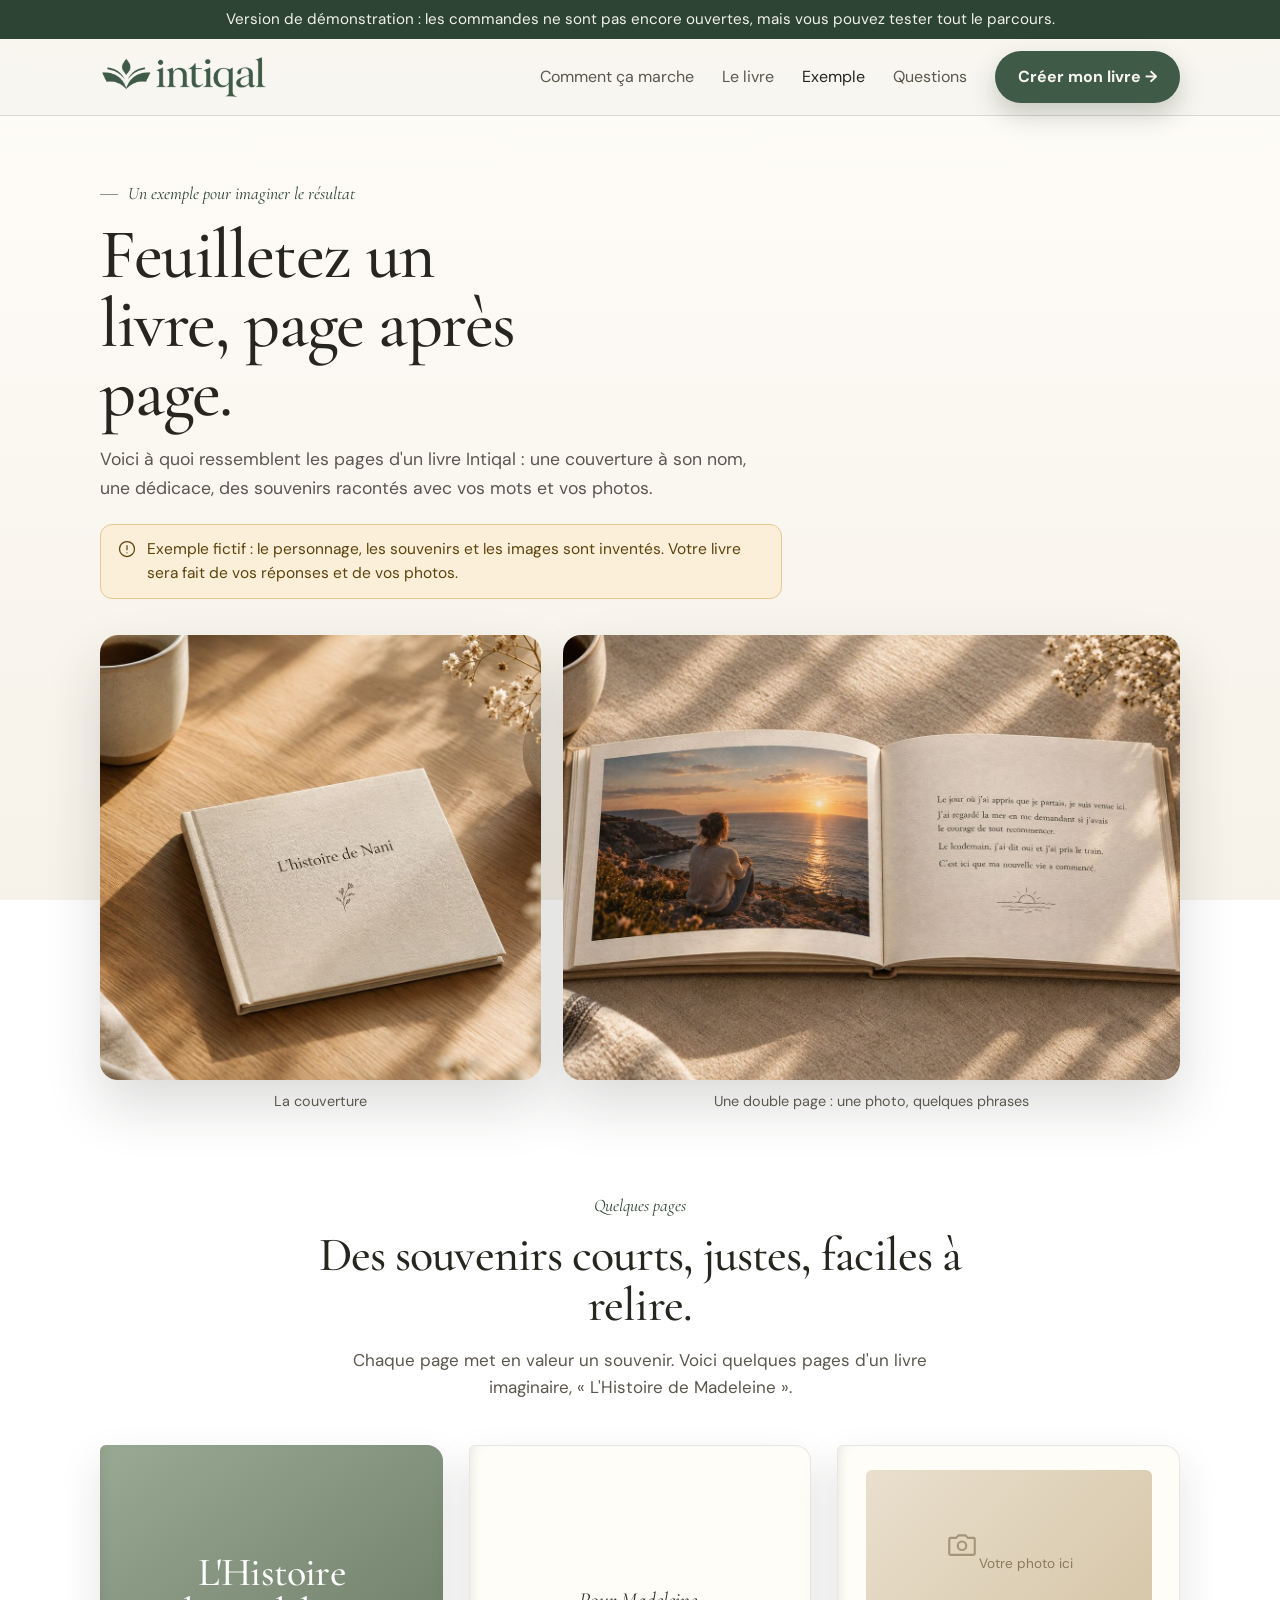
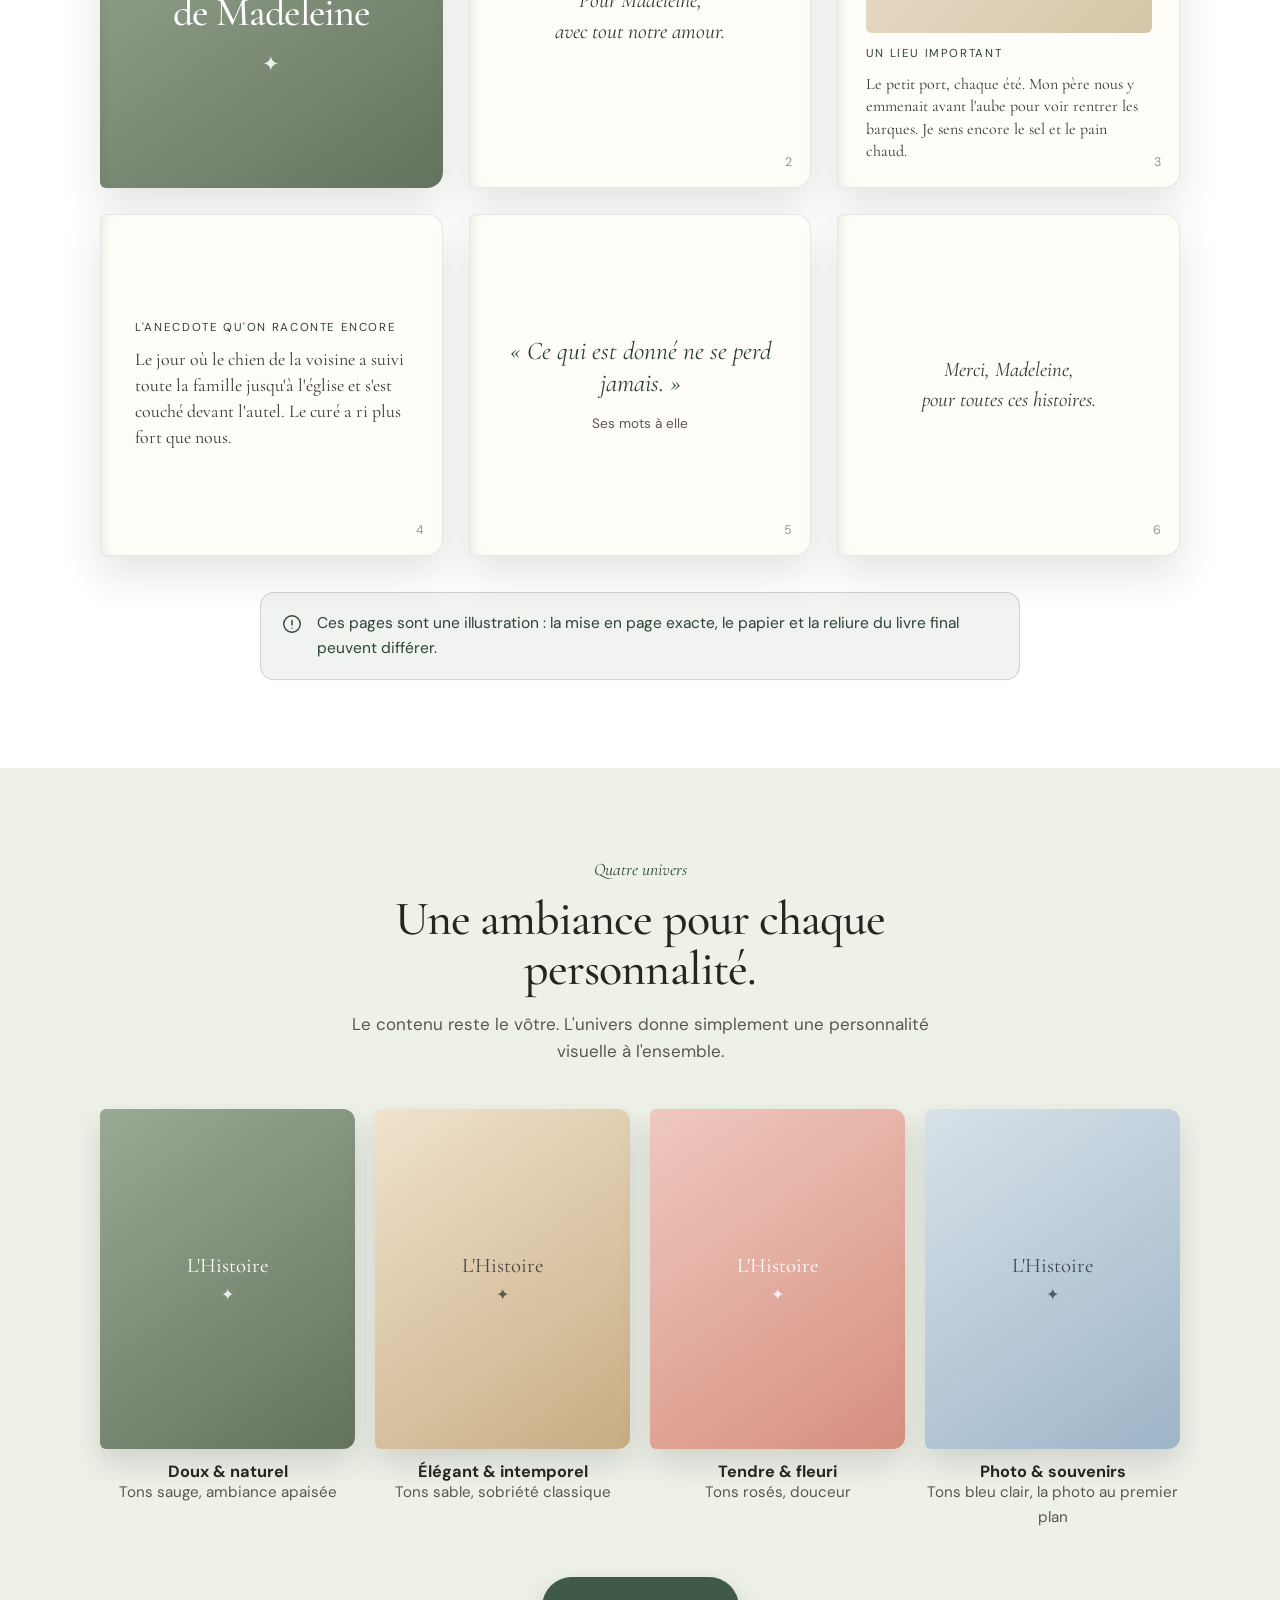
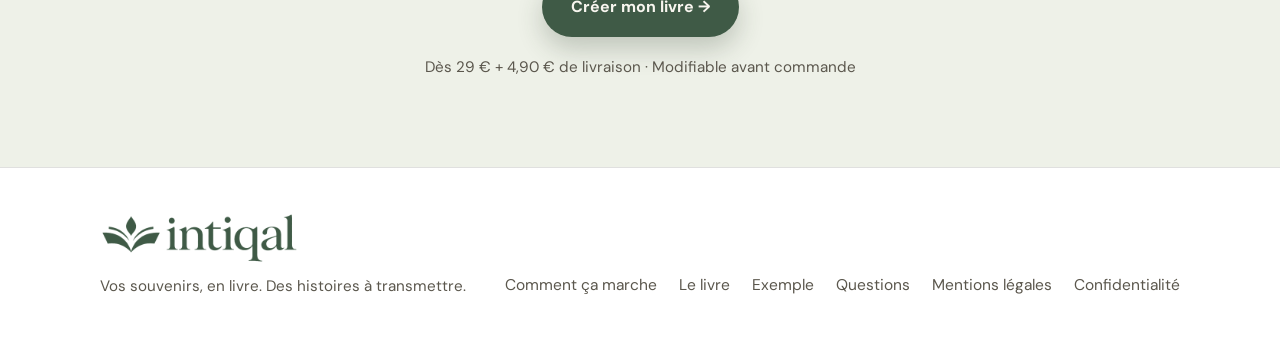
<file: exemple.html>
<!doctype html>
<html lang="fr">
<head>
<meta charset="utf-8">
<meta name="viewport" content="width=device-width,initial-scale=1">
<title>Exemple de livre — Intiqal</title>
<meta name="description" content="Feuilletez un exemple fictif de livre Intiqal pour imaginer le résultat : couverture, dédicace, souvenirs et photos.">
<meta name="theme-color" content="#3F5A46">
<link rel="icon" type="image/png" sizes="32x32" href="assets/favicon-32.png">
<link rel="apple-touch-icon" href="assets/favicon.png">
<link rel="preconnect" href="https://fonts.googleapis.com"><link rel="preconnect" href="https://fonts.gstatic.com" crossorigin>
<link href="https://fonts.googleapis.com/css2?family=Cormorant+Garamond:ital,wght@0,500;0,600;1,400;1,500&family=DM+Sans:wght@400;500;600;700&display=swap" rel="stylesheet">
<link rel="stylesheet" href="site.css">
<style>
.intro{padding:64px 0 24px}
.intro h1{font-size:clamp(2.6rem,6vw,4.4rem);line-height:.98;max-width:14ch;margin:12px 0 18px}
.intro p{color:var(--muted);max-width:56ch;font-size:1.1rem}
.fiction{display:inline-flex;gap:10px;align-items:flex-start;margin-top:22px;background:#fbefd9;border:1px solid #e3c88f;color:#5e430d;border-radius:12px;padding:12px 16px;font-size:.97rem;max-width:62ch}

.duo{display:grid;grid-template-columns:5fr 7fr;gap:22px;align-items:stretch;margin-top:36px}
.duo figure{margin:0}
.duo img{width:100%;height:100%;object-fit:cover;border-radius:18px;box-shadow:0 26px 55px rgba(38,38,31,.16);display:block}
.duo figcaption{font-size:.9rem;color:var(--muted);margin-top:10px;text-align:center}

.pages{margin-top:44px;display:grid;grid-template-columns:repeat(3,1fr);gap:26px}
.page{aspect-ratio:1;background:#fffdf8;border:1px solid rgba(38,38,31,.1);border-radius:6px 16px 16px 6px;box-shadow:0 18px 40px rgba(38,38,31,.13),inset 8px 0 14px -10px rgba(38,38,31,.18);padding:9% 10%;display:flex;flex-direction:column;justify-content:center;position:relative;font-family:var(--serif)}
.page .no{position:absolute;bottom:14px;right:18px;font-family:var(--sans);font-size:.78rem;color:#9a9486}
.page .kicker{font-family:var(--sans);font-size:.72rem;letter-spacing:.14em;text-transform:uppercase;color:var(--green-dark);margin-bottom:10px}
.page p{font-size:1.12rem;line-height:1.45;color:#3a372f}
.page.cover{background:linear-gradient(145deg,#9aa993,#63735d);color:#fff;text-align:center;align-items:center;border:0}
.page.cover h2{color:#fff;font-size:clamp(1.8rem,3.2vw,2.5rem);line-height:1}
.page.cover .leaf{font-size:1.3rem;margin-top:16px;opacity:.85}
.page.dedic{text-align:center;align-items:center}
.page.dedic p{font-style:italic;font-size:1.35rem}
.page.photo{padding:7% 8%;gap:12px;justify-content:flex-start}
.slot{flex:1;border-radius:6px;background:linear-gradient(135deg,#e9dfcd,#d6c6a8);display:grid;place-items:center;color:#8a7a5c;font-family:var(--sans);font-size:.85rem;text-align:center;position:relative;min-height:0}
.slot svg{width:34px;height:34px;margin:0 auto 6px;opacity:.7}
.page.photo p{font-size:1rem;line-height:1.4}
.page.quote p{font-style:italic;font-size:1.6rem;line-height:1.25;color:var(--green-dark);text-align:center}
.page.quote .who{font-family:var(--sans);font-style:normal;font-size:.85rem;color:var(--muted);text-align:center;margin-top:14px}
.page.end{text-align:center;align-items:center}

.styles{margin-top:44px;display:grid;grid-template-columns:repeat(4,1fr);gap:20px}
.style-card{text-align:center}
.mini{aspect-ratio:3/4;border-radius:6px 12px 12px 6px;display:grid;place-items:center;padding:14px;box-shadow:0 14px 30px rgba(38,38,31,.15);font-family:var(--serif);font-size:1.3rem;line-height:1}
.mini small{display:block;font-size:1rem;margin-top:10px;opacity:.85}
.s1{background:linear-gradient(145deg,#9aa993,#63735d);color:#fff}
.s2{background:linear-gradient(145deg,#f0e2cd,#c7ad83);color:#4b443c}
.s3{background:linear-gradient(145deg,#efc8bf,#d68f7f);color:#fff}
.s4{background:linear-gradient(145deg,#d8e1e8,#9db5c8);color:#3e4a53}
.style-card h3{font-family:var(--sans);font-size:1.02rem;font-weight:700;margin-top:14px;letter-spacing:0}
.style-card p{font-size:.95rem;color:var(--muted)}

.after{text-align:center;margin-top:48px}
@media(max-width:860px){.pages{grid-template-columns:1fr 1fr}.styles{grid-template-columns:1fr 1fr}.duo{grid-template-columns:1fr}}
@media(max-width:560px){.pages{grid-template-columns:1fr}.page p{font-size:1.1rem}}
</style>
</head>
<body>
<a class="skip" href="#contenu">Aller au contenu</a>
<div class="demo-banner">Version de démonstration : les commandes ne sont pas encore ouvertes, mais vous pouvez tester tout le parcours.</div>
<header class="site-header"><div class="wrap nav">
  <a class="brand" href="index.html" aria-label="Intiqal — accueil"><img class="brand-logo" src="assets/logo-mark.png" width="520" height="136" alt="intiqal"></a>
  <nav class="links" aria-label="Navigation principale"><a href="index.html#concept">Comment ça marche</a><a href="index.html#livre">Le livre</a><a href="exemple.html" aria-current="page" style="color:var(--ink)">Exemple</a><a href="index.html#faq">Questions</a><a class="btn primary" href="creer.html">Créer mon livre →</a></nav>
  <button class="nav-mobile" id="menuBtn" aria-label="Ouvrir le menu" aria-expanded="false" aria-controls="mobileMenu"><svg class="icon" viewBox="0 0 24 24"><path d="M3 6h18M3 12h18M3 18h18"/></svg></button>
</div>
<div class="wrap mobile-menu" id="mobileMenu"><a href="index.html#concept">Comment ça marche</a><a href="index.html#livre">Le livre</a><a href="exemple.html">Exemple</a><a href="index.html#faq">Questions</a><a class="btn primary" href="creer.html">Créer mon livre →</a></div>
</header>

<main id="contenu">
<section class="intro"><div class="wrap">
  <div class="eyebrow">Un exemple pour imaginer le résultat</div>
  <h1>Feuilletez un livre, page après page.</h1>
  <p>Voici à quoi ressemblent les pages d'un livre Intiqal : une couverture à son nom, une dédicace, des souvenirs racontés avec vos mots et vos photos.</p>
  <div class="fiction"><svg class="icon" viewBox="0 0 24 24" style="width:20px;height:20px;margin-top:2px"><circle cx="12" cy="12" r="9"/><path d="M12 8v5M12 16.5v.01"/></svg><span>Exemple fictif : le personnage, les souvenirs et les images sont inventés. Votre livre sera fait de vos réponses et de vos photos.</span></div>

  <div class="duo">
    <figure><img src="assets/book.jpg" width="1000" height="926" alt="Un livre à couverture de lin posé sur une table en bois, avec un titre au centre et une petite branche dessinée"><figcaption>La couverture</figcaption></figure>
    <figure><img src="assets/book-spread.jpg" width="1400" height="933" alt="Double page ouverte : une photo au bord de la mer à gauche, quelques phrases de souvenir à droite"><figcaption>Une double page : une photo, quelques phrases</figcaption></figure>
  </div>
</div></section>

<section class="section"><div class="wrap">
  <div class="head"><div class="eyebrow">Quelques pages</div><h2>Des souvenirs courts, justes, faciles à relire.</h2><p>Chaque page met en valeur un souvenir. Voici quelques pages d'un livre imaginaire, « L'Histoire de Madeleine ».</p></div>
  <div class="pages">
    <div class="page cover"><h2>L'Histoire<br>de Madeleine</h2><div class="leaf" aria-hidden="true">✦</div></div>

    <div class="page dedic"><p>Pour Madeleine,<br>avec tout notre amour.</p><span class="no">2</span></div>

    <div class="page photo">
      <div class="slot"><div><svg viewBox="0 0 24 24" fill="none" stroke="currentColor" stroke-width="1.5" stroke-linecap="round" stroke-linejoin="round"><path d="M4 7h4l1.4-1.8h5.2L16 7h4a1 1 0 0 1 1 1v10a1 1 0 0 1-1 1H4a1 1 0 0 1-1-1V8a1 1 0 0 1 1-1Z"/><circle cx="12" cy="12.5" r="3"/></svg>Votre photo ici</div></div>
      <div><div class="kicker">Un lieu important</div><p>Le petit port, chaque été. Mon père nous y emmenait avant l'aube pour voir rentrer les barques. Je sens encore le sel et le pain chaud.</p></div>
      <span class="no">3</span>
    </div>

    <div class="page"><div class="kicker">L'anecdote qu'on raconte encore</div><p>Le jour où le chien de la voisine a suivi toute la famille jusqu'à l'église et s'est couché devant l'autel. Le curé a ri plus fort que nous.</p><span class="no">4</span></div>

    <div class="page quote"><div><p>« Ce qui est donné ne se perd jamais. »</p><div class="who">Ses mots à elle</div></div><span class="no">5</span></div>

    <div class="page end"><p style="font-style:italic;font-size:1.3rem">Merci, Madeleine,<br>pour toutes ces histoires.</p><span class="no">6</span></div>
  </div>
  <div class="notice" style="margin-top:36px"><svg class="icon" viewBox="0 0 24 24"><circle cx="12" cy="12" r="9"/><path d="M12 8v5M12 16.5v.01"/></svg><span>Ces pages sont une illustration : la mise en page exacte, le papier et la reliure du livre final peuvent différer.</span></div>
</div></section>

<section class="section tint"><div class="wrap">
  <div class="head"><div class="eyebrow">Quatre univers</div><h2>Une ambiance pour chaque personnalité.</h2><p>Le contenu reste le vôtre. L'univers donne simplement une personnalité visuelle à l'ensemble.</p></div>
  <div class="styles">
    <div class="style-card"><div class="mini s1"><div>L'Histoire<small>✦</small></div></div><h3>Doux &amp; naturel</h3><p>Tons sauge, ambiance apaisée</p></div>
    <div class="style-card"><div class="mini s2"><div>L'Histoire<small>✦</small></div></div><h3>Élégant &amp; intemporel</h3><p>Tons sable, sobriété classique</p></div>
    <div class="style-card"><div class="mini s3"><div>L'Histoire<small>✦</small></div></div><h3>Tendre &amp; fleuri</h3><p>Tons rosés, douceur</p></div>
    <div class="style-card"><div class="mini s4"><div>L'Histoire<small>✦</small></div></div><h3>Photo &amp; souvenirs</h3><p>Tons bleu clair, la photo au premier plan</p></div>
  </div>
  <div class="after"><a class="btn primary" href="creer.html">Créer mon livre →</a><div class="price-note">Dès 29 € + 4,90 € de livraison · Modifiable avant commande</div></div>
</div></section>
</main>

<footer class="site-footer"><div class="wrap foot">
  <div><a class="brand" href="index.html" aria-label="Intiqal — accueil"><img class="brand-logo" src="assets/logo-mark.png" width="520" height="136" loading="lazy" alt="intiqal"></a><div class="copyright">Vos souvenirs, en livre. Des histoires à transmettre.</div></div>
  <div class="foot-links"><a href="index.html#concept">Comment ça marche</a><a href="index.html#livre">Le livre</a><a href="exemple.html">Exemple</a><a href="index.html#faq">Questions</a><a href="mentions-legales.html">Mentions légales</a><a href="confidentialite.html">Confidentialité</a></div>
</div></footer>
<script>
const menuBtn=document.getElementById("menuBtn"),mobileMenu=document.getElementById("mobileMenu");
menuBtn.addEventListener("click",()=>{const open=mobileMenu.classList.toggle("open");menuBtn.setAttribute("aria-expanded",open)});
</script>
</body>
</html>
</file>
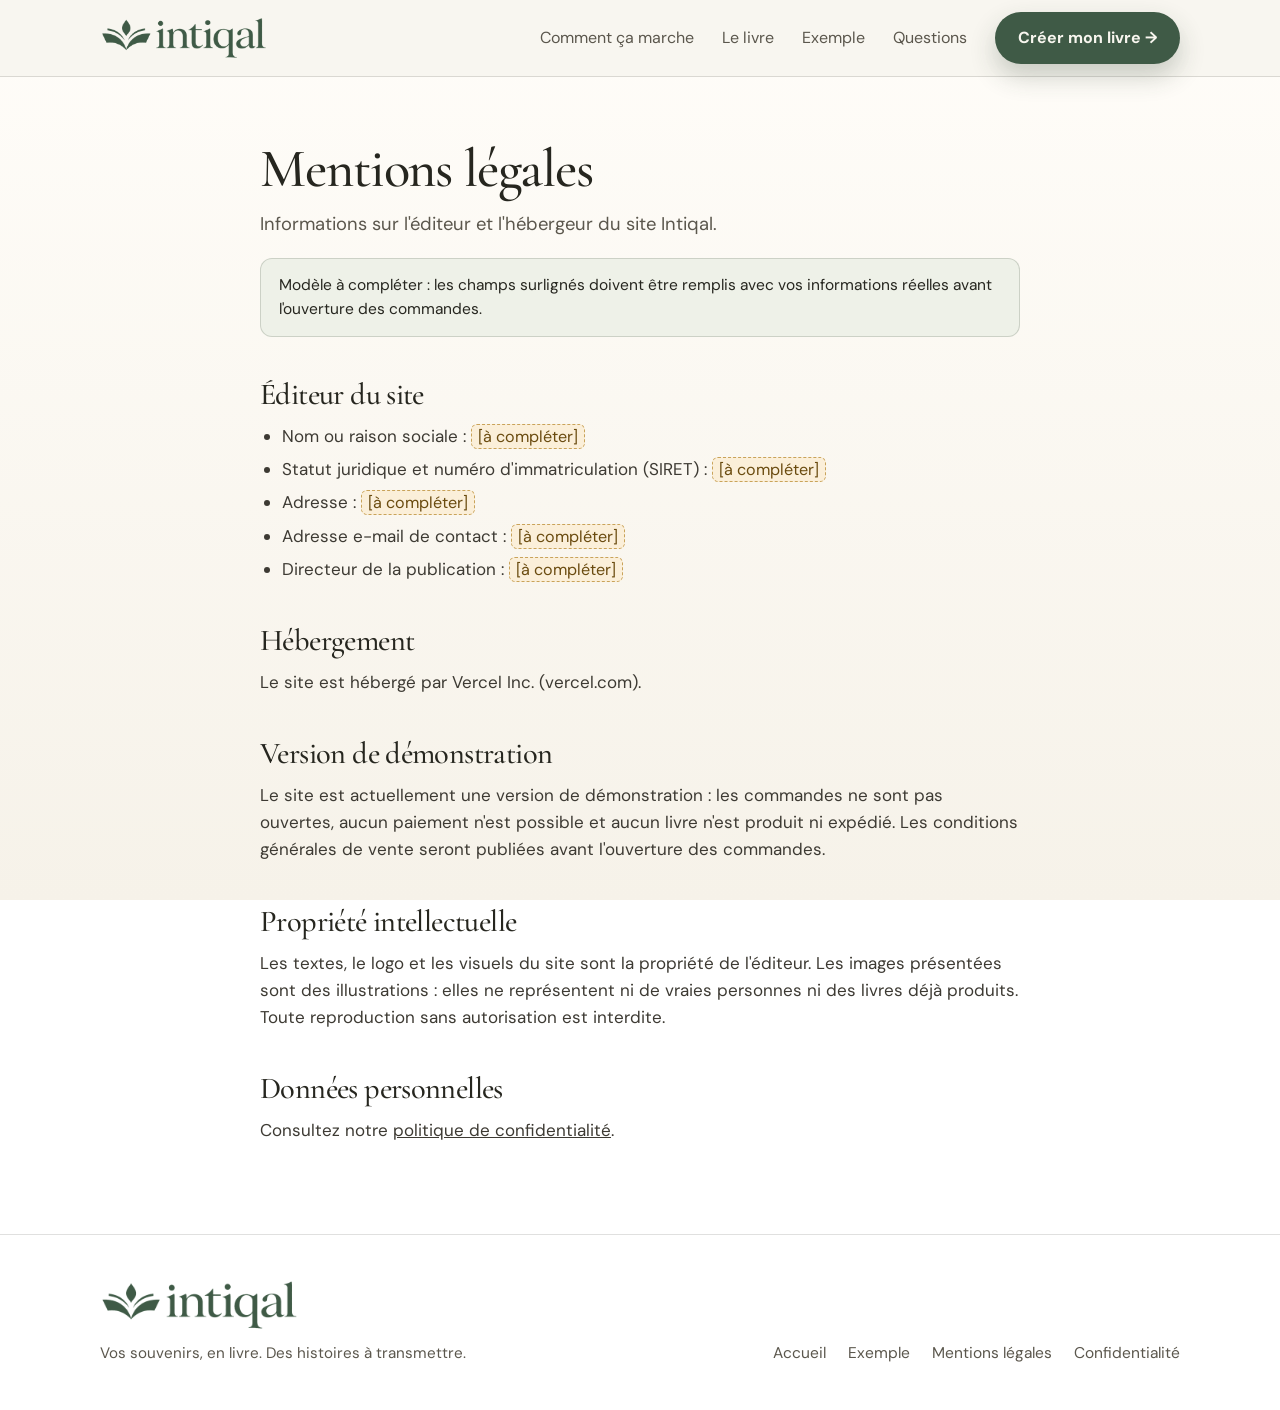
<file: mentions-legales.html>
<!doctype html>
<html lang="fr">
<head>
<meta charset="utf-8">
<meta name="viewport" content="width=device-width,initial-scale=1">
<title>Mentions légales — Intiqal</title>
<meta name="robots" content="noindex">
<meta name="theme-color" content="#3F5A46">
<link rel="icon" type="image/png" sizes="32x32" href="assets/favicon-32.png">
<link rel="preconnect" href="https://fonts.googleapis.com"><link rel="preconnect" href="https://fonts.gstatic.com" crossorigin>
<link href="https://fonts.googleapis.com/css2?family=Cormorant+Garamond:ital,wght@0,500;0,600;1,400;1,500&family=DM+Sans:wght@400;500;600;700&display=swap" rel="stylesheet">
<link rel="stylesheet" href="site.css">
</head>
<body>
<a class="skip" href="#contenu">Aller au contenu</a>
<header class="site-header"><div class="wrap nav">
  <a class="brand" href="index.html" aria-label="Intiqal — accueil"><img class="brand-logo" src="assets/logo-mark.png" width="520" height="136" alt="intiqal"></a>
  <nav class="links" aria-label="Navigation principale"><a href="index.html#concept">Comment ça marche</a><a href="index.html#livre">Le livre</a><a href="exemple.html">Exemple</a><a href="index.html#faq">Questions</a><a class="btn primary" href="creer.html">Créer mon livre →</a></nav>
  <button class="nav-mobile" id="menuBtn" aria-label="Ouvrir le menu" aria-expanded="false" aria-controls="mobileMenu"><svg class="icon" viewBox="0 0 24 24"><path d="M3 6h18M3 12h18M3 18h18"/></svg></button>
</div>
<div class="wrap mobile-menu" id="mobileMenu"><a href="index.html#concept">Comment ça marche</a><a href="index.html#livre">Le livre</a><a href="exemple.html">Exemple</a><a href="index.html#faq">Questions</a><a class="btn primary" href="creer.html">Créer mon livre →</a></div>
</header>
<main id="contenu" class="wrap"><article class="prose">
<h1>Mentions légales</h1>
<p class="lead">Informations sur l'éditeur et l'hébergeur du site Intiqal.</p>
<div class="draft">Modèle à compléter : les champs surlignés doivent être remplis avec vos informations réelles avant l'ouverture des commandes.</div>

<h2>Éditeur du site</h2>
<ul>
<li>Nom ou raison sociale : <span class="todo">[à compléter]</span></li>
<li>Statut juridique et numéro d'immatriculation (SIRET) : <span class="todo">[à compléter]</span></li>
<li>Adresse : <span class="todo">[à compléter]</span></li>
<li>Adresse e-mail de contact : <span class="todo">[à compléter]</span></li>
<li>Directeur de la publication : <span class="todo">[à compléter]</span></li>
</ul>

<h2>Hébergement</h2>
<p>Le site est hébergé par Vercel Inc. (vercel.com).</p>

<h2>Version de démonstration</h2>
<p>Le site est actuellement une version de démonstration : les commandes ne sont pas ouvertes, aucun paiement n'est possible et aucun livre n'est produit ni expédié. Les conditions générales de vente seront publiées avant l'ouverture des commandes.</p>

<h2>Propriété intellectuelle</h2>
<p>Les textes, le logo et les visuels du site sont la propriété de l'éditeur. Les images présentées sont des illustrations : elles ne représentent ni de vraies personnes ni des livres déjà produits. Toute reproduction sans autorisation est interdite.</p>

<h2>Données personnelles</h2>
<p>Consultez notre <a href="confidentialite.html" style="text-decoration:underline">politique de confidentialité</a>.</p>
</article></main>
<footer class="site-footer"><div class="wrap foot">
  <div><a class="brand" href="index.html" aria-label="Intiqal — accueil"><img class="brand-logo" src="assets/logo-mark.png" width="520" height="136" loading="lazy" alt="intiqal"></a><div class="copyright">Vos souvenirs, en livre. Des histoires à transmettre.</div></div>
  <div class="foot-links"><a href="index.html">Accueil</a><a href="exemple.html">Exemple</a><a href="mentions-legales.html">Mentions légales</a><a href="confidentialite.html">Confidentialité</a></div>
</div></footer>
<script>
const menuBtn=document.getElementById("menuBtn"),mobileMenu=document.getElementById("mobileMenu");
menuBtn.addEventListener("click",()=>{const open=mobileMenu.classList.toggle("open");menuBtn.setAttribute("aria-expanded",open)});
</script>
</body>
</html>
</file>
<file: site.css>
/* Intiqal — styles partagés (accueil, exemple, pages légales) + variables utilisées par creer.html */
:root{
  --paper:#F8F5EF;--paper2:#FFFDF9;
  --ink:#26261f;--muted:#5b574d;
  --line:rgba(38,38,31,.14);
  --green:#3F5A46;--green-dark:#2D4333;
  --sage:#eef1e8;--sage-line:rgba(65,83,62,.2);
  --clay:#c98a68;
  --serif:"Cormorant Garamond",Georgia,serif;
  --sans:"DM Sans",Arial,sans-serif;
  --ease:cubic-bezier(.2,.8,.2,1);
}
*{box-sizing:border-box}
html{scroll-behavior:smooth;scroll-padding-top:90px}
body{margin:0;background:linear-gradient(180deg,#FFFDF9 0%,#F6F2E9 100%);background-attachment:fixed;color:var(--ink);font-family:var(--sans);font-size:1.0625rem;line-height:1.6;-webkit-font-smoothing:antialiased}
a{text-decoration:none;color:inherit}
button,input,textarea{font:inherit}
button{cursor:pointer}
h1,h2,h3,h4,p{margin:0}
h1,h2,h3,h4{font-family:var(--serif);font-weight:500;line-height:1.05;letter-spacing:-.02em;color:var(--ink)}
:focus-visible{outline:3px solid var(--green);outline-offset:3px;border-radius:4px}
.sr-only{position:absolute;width:1px;height:1px;overflow:hidden;clip:rect(0 0 0 0);white-space:nowrap}
.skip{position:absolute;left:-999px;top:8px;background:var(--green);color:#fff;padding:10px 16px;border-radius:8px;z-index:100}
.skip:focus{left:8px}
svg.icon{width:22px;height:22px;stroke:currentColor;fill:none;stroke-width:1.5;stroke-linecap:round;stroke-linejoin:round;display:block;flex-shrink:0}
.wrap{width:min(1080px,calc(100% - 44px));margin:auto}

.eyebrow{display:flex;align-items:center;gap:10px;font-size:1.1rem;color:var(--green-dark);font-family:var(--serif);font-style:italic}
.eyebrow:before{content:"";width:18px;height:1px;background:var(--green-dark);opacity:.55}
.head{text-align:center;max-width:680px;margin:auto}
.head .eyebrow{justify-content:center}
.head .eyebrow:before{display:none}
.head h2{font-size:clamp(2.1rem,4vw,3rem);margin-top:10px}
.head p{color:var(--muted);max-width:50ch;margin:16px auto 0}

.btn{display:inline-flex;align-items:center;justify-content:center;gap:10px;border-radius:999px;padding:16px 28px;font-size:1rem;font-weight:700;border:1px solid transparent;transition:transform .2s var(--ease),background .2s,box-shadow .2s;text-align:center}
.btn.primary{background:var(--green);color:#f8f6ef;box-shadow:0 12px 26px rgba(48,63,46,.24)}
.btn.primary:hover{background:var(--green-dark);transform:translateY(-2px)}
.btn.ghost{border-color:rgba(38,38,31,.28);background:transparent;color:var(--ink)}
.btn.ghost:hover{background:rgba(38,38,31,.05);transform:translateY(-2px)}
.btn:disabled{opacity:.45;cursor:not-allowed;transform:none;box-shadow:none}

/* Bandeau démo */
.demo-banner{background:var(--green-dark);color:#f1f3ea;text-align:center;font-size:.95rem;padding:9px 16px;line-height:1.4}
.demo-banner a{text-decoration:underline;text-underline-offset:3px}

/* En-tête */
.site-header{position:sticky;top:0;z-index:50;background:rgba(248,245,239,.9);-webkit-backdrop-filter:blur(18px);backdrop-filter:blur(18px);border-bottom:1px solid var(--line)}
.nav{height:76px;display:flex;align-items:center;justify-content:space-between}
.brand{display:flex;align-items:center}
.brand-logo{height:44px;width:auto;display:block}
nav.links{display:flex;align-items:center;gap:28px;font-size:1rem;color:var(--muted)}
nav.links a:not(.btn):hover{color:var(--ink)}
nav.links .btn{padding:12px 22px;color:#f8f6ef}
.nav-mobile{display:none;border:0;background:none;padding:8px;color:var(--ink)}
.mobile-menu{display:none;flex-direction:column;gap:2px;padding:8px 0 18px;border-top:1px solid var(--line)}
.mobile-menu a{padding:14px 4px;font-size:1.05rem}
.mobile-menu a.btn{margin-top:10px;color:#f8f6ef}
.mobile-menu.open{display:flex}

.section{padding:88px 0}
.section.tint{background:var(--sage)}

/* Cartes */
.cards{margin-top:48px;display:grid;grid-template-columns:repeat(4,1fr);gap:18px}
.card{border:1px solid rgba(63,90,70,.1);border-radius:24px;padding:28px 22px;text-align:center;background:rgba(255,255,255,.75);box-shadow:0 10px 30px rgba(0,0,0,.05)}
.card svg{margin:0 auto 16px;color:var(--green-dark);width:28px;height:28px}
.card h3{font-family:var(--sans);font-weight:700;font-size:1.05rem;margin-bottom:8px;letter-spacing:0;line-height:1.3}
.card p{font-size:.97rem;color:var(--muted)}

.notice{max-width:760px;margin:32px auto 0;display:flex;gap:14px;align-items:flex-start;background:rgba(65,83,62,.07);border:1px solid var(--sage-line);border-radius:14px;padding:18px 20px;color:var(--green-dark);font-size:.97rem}
.notice svg{margin-top:2px}

/* FAQ (details natifs, accessibles sans JS) */
.faq{max-width:780px;margin:44px auto 0;border-radius:16px;overflow:hidden;border:1px solid var(--line);background:var(--paper2)}
.faq details{border-bottom:1px solid var(--line)}
.faq details:last-child{border-bottom:0}
.faq summary{list-style:none;cursor:pointer;padding:22px 24px;display:flex;justify-content:space-between;align-items:center;gap:16px;font-weight:600;font-size:1.05rem}
.faq summary::-webkit-details-marker{display:none}
.faq summary:after{content:"+";font-size:1.5rem;line-height:1;color:var(--green-dark);transition:transform .2s;flex-shrink:0}
.faq details[open] summary:after{transform:rotate(45deg)}
.faq details p{color:var(--muted);padding:0 24px 22px;max-width:62ch}

/* CTA final */
.cta{position:relative;padding:100px 0;text-align:center;overflow:hidden;color:#f8f6ef}
.cta-bg{position:absolute;inset:0;object-fit:cover;width:100%;height:100%;filter:blur(3px);transform:scale(1.05)}
.cta:after{content:"";position:absolute;inset:0;background:linear-gradient(180deg,rgba(38,38,31,.74),rgba(38,38,31,.88))}
.cta .wrap{position:relative;z-index:2}
.cta .eyebrow{justify-content:center;color:#e1e8db}
.cta .eyebrow:before{display:none}
.cta h2{font-size:clamp(2rem,4.6vw,3.1rem);max-width:680px;margin:14px auto 16px;color:#f8f6ef}
.cta-lead{color:#eceee5;max-width:480px;margin:0 auto 30px}
.cta .price-note{color:#e4e6dd;margin-top:18px}
.price-note{margin-top:18px;font-size:.95rem;color:var(--muted)}

/* Pied de page */
.site-footer{padding:44px 0;border-top:1px solid var(--line)}
.foot{display:flex;justify-content:space-between;gap:30px;flex-wrap:wrap}
.foot .brand-logo{height:52px}
.copyright{font-size:.95rem;color:var(--muted);margin-top:10px}
.foot-links{display:flex;gap:10px 22px;flex-wrap:wrap;color:var(--muted);font-size:.97rem;align-self:flex-end}
.foot-links a:hover{color:var(--ink);text-decoration:underline}

/* Pages de texte (mentions légales, confidentialité) */
.prose{max-width:760px;margin:0 auto;padding:64px 0 90px}
.prose h1{font-size:clamp(2.4rem,5vw,3.4rem);margin-bottom:12px}
.prose h2{font-size:1.9rem;margin:42px 0 10px}
.prose p,.prose li{color:#3d3a33}
.prose p{margin-top:12px}
.prose ul{margin:12px 0 0;padding-left:22px}
.prose li{margin-top:6px}
.prose .lead{color:var(--muted);font-size:1.15rem}
.prose .todo{background:#fbefd9;border:1px dashed #c9a35a;border-radius:6px;padding:1px 6px;color:#6a4b0f;font-size:.95em}
.prose .draft{background:var(--sage);border:1px solid var(--sage-line);border-radius:12px;padding:14px 18px;margin-top:18px;font-size:.97rem}

@media(max-width:860px){
  nav.links{display:none}
  .nav-mobile{display:inline-flex}
  .cards{grid-template-columns:1fr 1fr}
}
@media(max-width:560px){
  .wrap{width:calc(100% - 32px)}
  .section{padding:56px 0}
  .cards{grid-template-columns:1fr}
  .cta{padding:68px 0}
  .btn{padding:15px 22px}
}
@media(prefers-reduced-motion:reduce){html{scroll-behavior:auto}*{transition:none!important;animation:none!important}}
</file>
